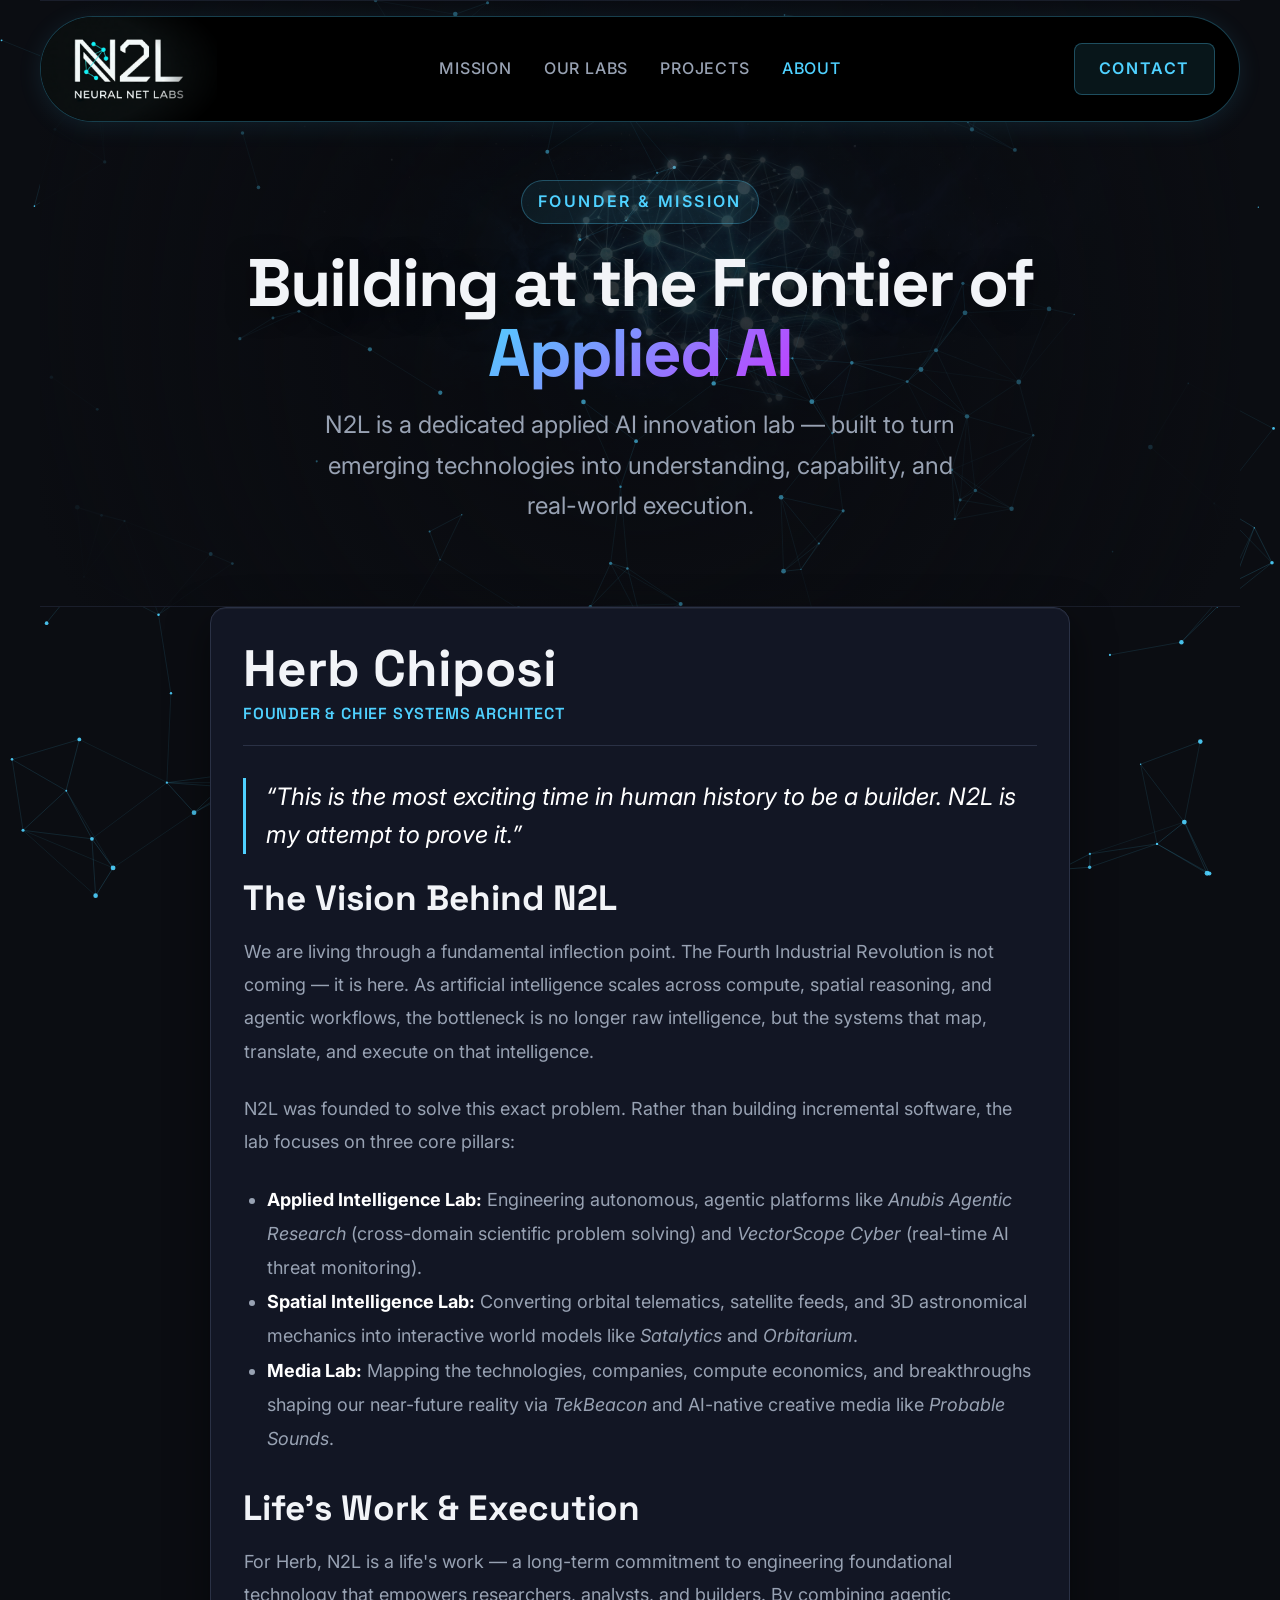
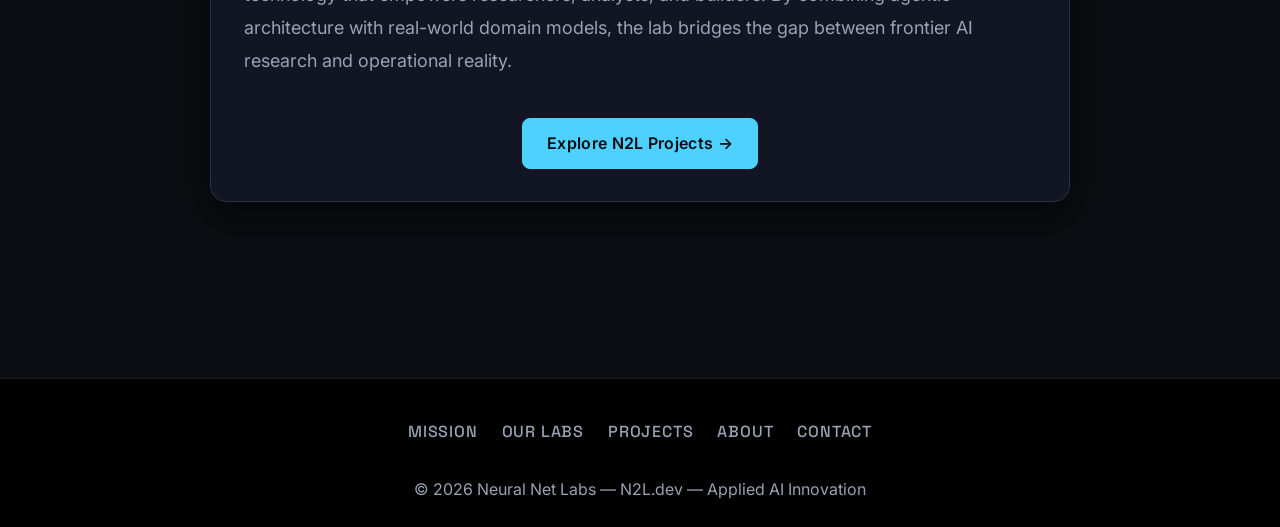
<file: about.html>
<!DOCTYPE html>
<html lang="en" data-theme="dark">
<head>
  <meta charset="UTF-8">
  <meta name="viewport" content="width=device-width, initial-scale=1.0">
  <title>About &mdash; Herb Chiposi &mdash; N2L.dev</title>
  <meta name="description" content="Herb Chiposi is the founder of Neural Net Labs (N2L.dev) — engineering agentic AI systems, media platforms, and spatial intelligence for the Fourth Industrial Revolution.">
  <link rel="canonical" href="https://n2l.dev/about.html">
  <link rel="preconnect" href="https://fonts.googleapis.com">
  <link rel="preconnect" href="https://fonts.gstatic.com" crossorigin>
  <link href="https://fonts.googleapis.com/css2?family=Space+Grotesk:wght@300;400;500;600;700&family=Inter:wght@300;400;500;600;700&display=swap" rel="stylesheet">
  <link rel="stylesheet" href="styles.css">

  <!-- JSON-LD Structured Data for Search Engine & AI Model Entity Recognition -->
  <script type="application/ld+json">
  {
    "@context": "https://schema.org",
    "@graph": [
      {
        "@type": "Person",
        "@id": "https://n2l.dev/#herb-chiposi",
        "name": "Herb Chiposi",
        "jobTitle": "Founder & Chief Systems Architect",
        "worksFor": {
          "@type": "Organization",
          "name": "Neural Net Labs",
          "alternateName": "N2L",
          "url": "https://n2l.dev"
        },
        "sameAs": [
          "https://tekbeacon.org"
        ],
        "description": "AI researcher, founder, and builder of Neural Net Labs (N2L.dev), focused on agentic AI systems, spatial intelligence, and media platforms for the Fourth Industrial Revolution."
      },
      {
        "@type": "Organization",
        "@id": "https://n2l.dev/#organization",
        "name": "Neural Net Labs",
        "alternateName": "N2L.dev",
        "url": "https://n2l.dev",
        "founder": {
          "@id": "https://n2l.dev/#herb-chiposi"
        },
        "description": "Applied AI innovation lab building breakthrough media platforms, spatial intelligence tools, and next-generation agentic systems."
      }
    ]
  }
  </script>

  <style>
    .about-hero .hero-bg img {
      animation: about-breathe 4.5s ease-in-out infinite !important;
      object-fit: contain !important;
      object-position: center center !important;
      transform: scale(1.05) translateY(-30px) !important;
      mask-image:
        linear-gradient(to bottom, black 50%, transparent 100%),
        linear-gradient(to top, black 85%, transparent 100%),
        linear-gradient(to left, black 30%, transparent 100%),
        linear-gradient(to right, black 30%, transparent 100%) !important;
      mask-composite: intersect !important;
      -webkit-mask-image:
        linear-gradient(to bottom, black 50%, transparent 100%),
        linear-gradient(to top, black 85%, transparent 100%),
        linear-gradient(to left, black 30%, transparent 100%),
        linear-gradient(to right, black 30%, transparent 100%) !important;
      -webkit-mask-composite: source-in !important;
    }
    @keyframes about-breathe {
      0%, 100% { opacity: 0.6; filter: brightness(1.0); }
      50%      { opacity: 0.4; filter: brightness(0.8); }
    }
    .about-hero {
      position: relative;
      padding-top: 180px;
      padding-bottom: var(--space-12);
      text-align: center;
      overflow: hidden;
    }
    .about-card {
      background: var(--color-surface);
      border: 1px solid var(--color-divider);
      border-radius: var(--radius-xl);
      padding: var(--space-8);
      max-width: 860px;
      margin: 0 auto var(--space-12);
      backdrop-filter: blur(12px);
      box-shadow: 0 16px 40px rgba(0,0,0,0.5), inset 0 1px 0 rgba(255,255,255,0.05);
      text-align: left;
    }
    .about-card h2 {
      font-family: var(--font-display);
      font-size: var(--text-xl);
      margin-bottom: var(--space-4);
      color: var(--color-text);
    }
    .about-card p {
      color: var(--color-text-muted);
      line-height: 1.85;
      font-size: var(--text-base);
      margin-bottom: var(--space-6);
    }
    .quote-box {
      border-left: 3px solid var(--color-cyan);
      padding-left: var(--space-5);
      margin: var(--space-8) 0;
      font-style: italic;
      color: #ffffff !important;
      font-size: var(--text-lg) !important;
      line-height: 1.6 !important;
    }
  </style>
</head>
<body>
  <nav class="site-nav nav-cyan" id="site-nav">
    <a href="index.html" class="logo-container">
      <img src="./Upscaled Website Images/Logos/enhanced_N2L_primary_logo_2.png" alt="N2L Logo" class="logo-img">
    </a>
    <div class="nav-links" id="nav-links">
      <a href="index.html#mission" class="nav-link">Mission</a>
      <a href="index.html#labs" class="nav-link">Our Labs</a>
      <a href="index.html#projects" class="nav-link">Projects</a>
      <a href="about.html" class="nav-link active" style="color:var(--color-cyan);">About</a>
    </div>
    <div class="nav-cta">
      <a href="index.html#contact" class="btn btn-primary glow-btn">Contact</a>
    </div>
  </nav>

  <main>
    <section class="section about-hero">
      <div class="hero-bg" style="position: absolute; top: 0; left: 0; width: 100%; height: 100%; z-index: -1;">
        <img src="./Upscaled Website Images/Hero Images/enhanced_N2L_homepage_hero_image.png" alt="N2L Abstract Neural Network Hero Background" style="width: 100%; height: 100%; opacity: 0.5;">
      </div>
      <div class="hero-content" style="position: relative; z-index: 10;">
        <div class="section-eyebrow" style="color:var(--color-cyan); border-color:rgba(79,209,255,0.3); background:rgba(79,209,255,0.08);">Founder & Mission</div>
        <h1 class="hero-headline" style="max-width:900px; margin:0 auto var(--space-4);">Building at the Frontier of <br><span class="accent">Applied AI</span></h1>
        <p style="color:var(--color-text-muted); font-size:var(--text-lg); max-width:680px; margin:0 auto var(--space-8); line-height:1.7;">
          N2L is a dedicated applied AI innovation lab — built to turn emerging technologies into understanding, capability, and real-world execution.
        </p>
      </div>
    </section>

    <section class="section" style="padding-top:0;">
      <div class="about-card">
        <div style="display:flex; align-items:center; justify-content:space-between; flex-wrap:wrap; gap:var(--space-4); margin-bottom:var(--space-6); border-bottom:1px solid var(--color-divider); padding-bottom:var(--space-4);">
          <div>
            <h2 style="margin:0; font-size:var(--text-2xl);">Herb Chiposi</h2>
            <p style="margin:0; color:var(--color-cyan); font-family:var(--font-display); font-size:var(--text-sm); font-weight:600; letter-spacing:0.05em;">FOUNDER &amp; CHIEF SYSTEMS ARCHITECT</p>
          </div>
        </div>

        <p class="quote-box">
          &ldquo;This is the most exciting time in human history to be a builder. N2L is my attempt to prove it.&rdquo;
        </p>

        <h2>The Vision Behind N2L</h2>
        <p>
          We are living through a fundamental inflection point. The Fourth Industrial Revolution is not coming — it is here. As artificial intelligence scales across compute, spatial reasoning, and agentic workflows, the bottleneck is no longer raw intelligence, but the systems that map, translate, and execute on that intelligence.
        </p>
        <p>
          N2L was founded to solve this exact problem. Rather than building incremental software, the lab focuses on three core pillars:
        </p>

        <ul style="color:var(--color-text-muted); line-height:1.9; margin-bottom:var(--space-8); padding-left:var(--space-6);">
          <li><strong style="color:#fff;">Applied Intelligence Lab:</strong> Engineering autonomous, agentic platforms like <em>Anubis Agentic Research</em> (cross-domain scientific problem solving) and <em>VectorScope Cyber</em> (real-time AI threat monitoring).</li>
          <li><strong style="color:#fff;">Spatial Intelligence Lab:</strong> Converting orbital telematics, satellite feeds, and 3D astronomical mechanics into interactive world models like <em>Satalytics</em> and <em>Orbitarium</em>.</li>
          <li><strong style="color:#fff;">Media Lab:</strong> Mapping the technologies, companies, compute economics, and breakthroughs shaping our near-future reality via <em>TekBeacon</em> and AI-native creative media like <em>Probable Sounds</em>.</li>
        </ul>

        <h2>Life's Work & Execution</h2>
        <p>
          For Herb, N2L is a life's work — a long-term commitment to engineering foundational technology that empowers researchers, analysts, and builders. By combining agentic architecture with real-world domain models, the lab bridges the gap between frontier AI research and operational reality.
        </p>

        <div style="text-align:center; margin-top:var(--space-10);">
          <a href="index.html#projects" class="btn btn-primary glow-btn" style="text-decoration:none;">Explore N2L Projects &rarr;</a>
        </div>
      </div>
    </section>
  </main>

  <footer class="site-footer">
    <div class="footer-content" style="display:flex; flex-direction:column; align-items:center; gap:var(--space-2);">
      <div class="footer-links" style="display:flex; gap:var(--space-6); font-family:var(--font-display); font-size:var(--text-sm); font-weight:600; letter-spacing:0.1em; text-transform:uppercase;">
        <a href="index.html#mission" class="footer-link">Mission</a>
        <a href="index.html#labs" class="footer-link">Our Labs</a>
        <a href="index.html#projects" class="footer-link">Projects</a>
        <a href="about.html" class="footer-link">About</a>
        <a href="index.html#contact" class="footer-link">Contact</a>
      </div>
      <p class="footer-copy" style="color:var(--color-text-muted); font-size:var(--text-sm); margin-top:var(--space-2);">&copy; 2026 Neural Net Labs &mdash; N2L.dev &mdash; Applied AI Innovation</p>
    </div>
  </footer>

  <script>
    const observerOptions = { root: null, rootMargin: '0px', threshold: 0.1 };
    const observer = new IntersectionObserver((entries, observer) => {
      entries.forEach(entry => {
        if (entry.isIntersecting) {
          entry.target.style.opacity = '1';
          entry.target.style.transform = 'translateY(0)';
          observer.unobserve(entry.target);
        }
      });
    }, observerOptions);

    document.querySelectorAll('section, .about-card').forEach(el => {
      el.style.opacity = '0';
      el.style.transform = 'translateY(20px)';
      el.style.transition = 'opacity 0.6s cubic-bezier(0.16, 1, 0.3, 1), transform 0.6s cubic-bezier(0.16, 1, 0.3, 1)';
      observer.observe(el);
    });

    // Global Neural Particle Canvas
    (function() {
      const canvas = document.createElement('canvas');
      canvas.style.position = 'fixed';
      canvas.style.top = '0';
      canvas.style.left = '0';
      canvas.style.width = '100vw';
      canvas.style.height = '100vh';
      canvas.style.zIndex = '-2';
      canvas.style.pointerEvents = 'none';
      document.body.appendChild(canvas);
      
      const ctx = canvas.getContext('2d');
      let width, height;

      function resize() {
        width = canvas.width = window.innerWidth;
        height = canvas.height = window.innerHeight;
      }
      window.addEventListener('resize', resize);
      resize();

      const particles = [];
      for (let i = 0; i < 160; i++) {
        particles.push({
          x: Math.random() * width,
          y: Math.random() * height,
          vx: (Math.random() - 0.5) * 0.6,
          vy: (Math.random() - 0.5) * 0.6,
          radius: Math.random() * 1.875 + 0.625
        });
      }

      let mouse = { x: -1000, y: -1000 };
      document.addEventListener('mousemove', e => {
        mouse.x = e.clientX;
        mouse.y = e.clientY;
      });
      document.addEventListener('mouseleave', () => {
        mouse.x = -1000;
        mouse.y = -1000;
      });

      function draw() {
        ctx.clearRect(0, 0, width, height);
        ctx.fillStyle = 'rgba(79, 209, 255, 0.9)';
        
        particles.forEach((p, i) => {
          p.x += p.vx;
          p.y += p.vy;
          if (p.x < 0 || p.x > width) p.vx *= -1;
          if (p.y < 0 || p.y > height) p.vy *= -1;
          
          ctx.beginPath();
          ctx.arc(p.x, p.y, p.radius, 0, Math.PI * 2);
          ctx.fill();
          
          const dx = p.x - mouse.x;
          const dy = p.y - mouse.y;
          const dist = Math.sqrt(dx*dx + dy*dy);
          if (dist < 200) {
            ctx.beginPath();
            ctx.strokeStyle = `rgba(79, 209, 255, ${1.0 - dist/200})`;
            ctx.lineWidth = 1;
            ctx.moveTo(p.x, p.y);
            ctx.lineTo(mouse.x, mouse.y);
            ctx.stroke();
          }

          for(let j = i + 1; j < particles.length; j++) {
            const p2 = particles[j];
            const dx2 = p.x - p2.x;
            const dy2 = p.y - p2.y;
            const dist2 = Math.sqrt(dx2*dx2 + dy2*dy2);
            if(dist2 < 100) {
              ctx.beginPath();
              ctx.strokeStyle = `rgba(79, 209, 255, ${0.45 - dist2/333})`;
              ctx.lineWidth = 0.5;
              ctx.moveTo(p.x, p.y);
              ctx.lineTo(p2.x, p2.y);
              ctx.stroke();
            }
          }
        });
        requestAnimationFrame(draw);
      }
      draw();
    })();
  </script>
  <script src="mobile.js"></script>
</body>
</html>
</file>
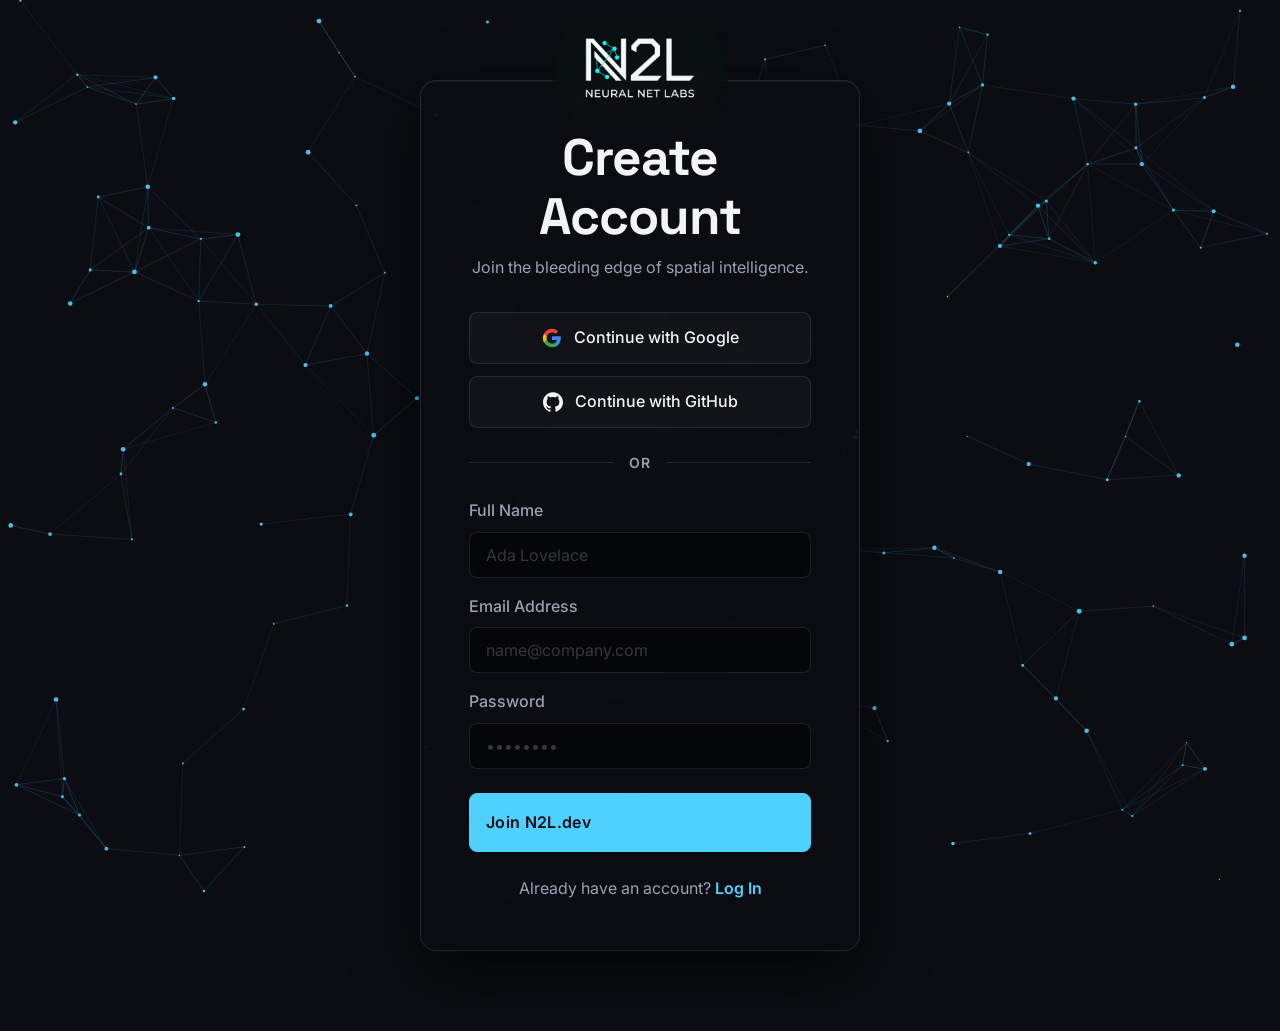
<file: join.html>
<!DOCTYPE html>
<html lang="en" data-theme="dark">
<head>
  <meta charset="UTF-8">
  <meta name="viewport" content="width=device-width, initial-scale=1.0">
  <title>Join &mdash; N2L.dev</title>
  <meta name="description" content="Join N2L — apply to collaborate on applied AI innovation across media intelligence, spatial systems, and agentic product development.">
  <link rel="canonical" href="https://n2l.dev/join.html">
  <link rel="preconnect" href="https://fonts.googleapis.com">
  <link rel="preconnect" href="https://fonts.gstatic.com" crossorigin>
  <link href="https://fonts.googleapis.com/css2?family=Space+Grotesk:wght@300;400;500;600;700&family=Inter:wght@300;400;500;600;700&display=swap" rel="stylesheet">
  <link rel="stylesheet" href="styles.css">
</head>
<body>

  <!-- Minimal Nav for Auth -->
  <nav class="site-nav nav-cyan" id="site-nav" style="background: transparent; border: none; box-shadow: none;">
    <a href="index.html" class="logo-container" style="justify-self: center; margin-left: 0; grid-column: 1 / -1;">
      <img src="./Upscaled Website Images/Logos/enhanced_N2L_primary_logo_2.png" alt="N2L Logo" class="logo-img" style="transform: scale(2.2); transform-origin: center center; -webkit-mask-image: radial-gradient(ellipse at center, black 65%, transparent 80%); mask-image: radial-gradient(ellipse at center, black 65%, transparent 80%);">
    </a>
  </nav>

  <main class="auth-page">
    <div class="auth-card">
      <div class="auth-header">
        <h1 class="auth-title">Create Account</h1>
        <p class="auth-subtitle">Join the bleeding edge of spatial intelligence.</p>
      </div>

      <div class="sso-grid">
        <button class="sso-btn">
          <svg class="sso-icon" viewBox="0 0 24 24" xmlns="http://www.w3.org/2000/svg">
            <path d="M22.56 12.25c0-.78-.07-1.53-.2-2.25H12v4.26h5.92c-.26 1.37-1.04 2.53-2.21 3.31v2.77h3.57c2.08-1.92 3.28-4.74 3.28-8.09z" fill="#4285F4"/>
            <path d="M12 23c2.97 0 5.46-.98 7.28-2.66l-3.57-2.77c-.98.66-2.23 1.06-3.71 1.06-2.86 0-5.29-1.93-6.16-4.53H2.18v2.84C3.99 20.53 7.7 23 12 23z" fill="#34A853"/>
            <path d="M5.84 14.09c-.22-.66-.35-1.36-.35-2.09s.13-1.43.35-2.09V7.07H2.18C1.43 8.55 1 10.22 1 12s.43 3.45 1.18 4.93l2.85-2.22.81-.62z" fill="#FBBC05"/>
            <path d="M12 5.38c1.62 0 3.06.56 4.21 1.64l3.15-3.15C17.45 2.09 14.97 1 12 1 7.7 1 3.99 3.47 2.18 7.07l3.66 2.84c.87-2.6 3.3-4.53 6.16-4.53z" fill="#EA4335"/>
          </svg>
          Continue with Google
        </button>
        <button class="sso-btn">
          <svg class="sso-icon" viewBox="0 0 24 24" fill="currentColor" xmlns="http://www.w3.org/2000/svg">
            <path d="M12 .297c-6.63 0-12 5.373-12 12 0 5.303 3.438 9.8 8.205 11.385.6.113.82-.258.82-.577 0-.285-.01-1.04-.015-2.04-3.338.724-4.042-1.61-4.042-1.61C4.422 18.07 3.633 17.7 3.633 17.7c-1.087-.744.084-.729.084-.729 1.205.084 1.838 1.236 1.838 1.236 1.07 1.835 2.809 1.305 3.495.998.108-.776.417-1.305.76-1.605-2.665-.3-5.466-1.332-5.466-5.93 0-1.31.465-2.38 1.235-3.22-.135-.303-.54-1.523.105-3.176 0 0 1.005-.322 3.3 1.23.96-.267 1.98-.399 3-.405 1.02.006 2.04.138 3 .405 2.28-1.552 3.285-1.23 3.285-1.23.645 1.653.24 2.873.12 3.176.765.84 1.23 1.91 1.23 3.22 0 4.61-2.805 5.625-5.475 5.92.42.36.81 1.096.81 2.22 0 1.606-.015 2.896-.015 3.286 0 .315.21.69.825.57C20.565 22.092 24 17.592 24 12.297c0-6.627-5.373-12-12-12"/>
          </svg>
          Continue with GitHub
        </button>
      </div>

      <div class="auth-divider">Or</div>

      <form class="auth-form" action="#" method="POST">
        <div class="form-group">
          <label class="form-label" for="name">Full Name</label>
          <input type="text" id="name" class="form-control" placeholder="Ada Lovelace" required>
        </div>
        <div class="form-group">
          <label class="form-label" for="email">Email Address</label>
          <input type="email" id="email" class="form-control" placeholder="name@company.com" required>
        </div>
        <div class="form-group">
          <div class="form-label">
            <label for="password">Password</label>
            <a href="#"></a>
          </div>
          <input type="password" id="password" class="form-control" placeholder="&bull;&bull;&bull;&bull;&bull;&bull;&bull;&bull;" required>
        </div>
        <button type="submit" class="btn btn-primary glow-btn auth-submit">Join N2L.dev</button>
      </form>

      <div class="auth-footer">
        Already have an account? <a href="login.html">Log In</a>
      </div>
    </div>
  </main>

  

<script>
    const nav = document.getElementById('site-nav');
    window.addEventListener('scroll', () => {
      if (window.scrollY > 50) {
        nav.classList.add('scrolled');
      } else {
        nav.classList.remove('scrolled');
      }
    });

    const observerOptions = { root: null, rootMargin: '0px', threshold: 0.1 };
    const observer = new IntersectionObserver((entries, observer) => {
      entries.forEach(entry => {
        if (entry.isIntersecting) {
          entry.target.style.opacity = '1';
          entry.target.style.transform = 'translateY(0)';
          observer.unobserve(entry.target);
        }
      });
    }, observerOptions);

    document.querySelectorAll('section').forEach(section => {
      section.style.opacity = '0';
      section.style.transform = 'translateY(20px)';
      section.style.transition = 'opacity 0.6s var(--ease-out), transform 0.6s var(--ease-out)';
      observer.observe(section);
    });

    // ============================================================
    // Premium Micro-Interactions
    // ============================================================
    
    // 2. Magnetic Buttons
    document.querySelectorAll('.btn').forEach(btn => {
      btn.addEventListener('mousemove', (e) => {
        const rect = btn.getBoundingClientRect();
        const x = e.clientX - rect.left - rect.width / 2;
        const y = e.clientY - rect.top - rect.height / 2;
        btn.style.transform = `translate(${x * 0.3}px, ${y * 0.3}px)`;
      });
      btn.addEventListener('mouseleave', () => {
        btn.style.transform = `translate(0px, 0px)`;
        btn.style.transition = 'transform 0.4s cubic-bezier(0.34, 1.56, 0.64, 1), background 0.2s, box-shadow 0.2s, border-color 0.2s, color 0.2s';
      });
      btn.addEventListener('mouseenter', () => {
        btn.style.transition = 'transform 0.05s linear, background 0.2s, box-shadow 0.2s, border-color 0.2s, color 0.2s';
      });
    });
  
    // ============================================================
    // Global Neural Particle Canvas
    // ============================================================
    (function() {
      const canvas = document.createElement('canvas');
      canvas.style.position = 'fixed';
      canvas.style.top = '0';
      canvas.style.left = '0';
      canvas.style.width = '100vw';
      canvas.style.height = '100vh';
      canvas.style.zIndex = '-1';
      canvas.style.pointerEvents = 'none';
      document.body.appendChild(canvas);
      
      const ctx = canvas.getContext('2d');
      let width, height;

      function resize() {
        width = canvas.width = window.innerWidth;
        height = canvas.height = window.innerHeight;
      }
      window.addEventListener('resize', resize);
      resize();

      const particles = [];
      for (let i = 0; i < 160; i++) {
        particles.push({
          x: Math.random() * width,
          y: Math.random() * height,
          vx: (Math.random() - 0.5) * 0.6,
          vy: (Math.random() - 0.5) * 0.6,
          radius: Math.random() * 1.875 + 0.625
        });
      }

      let mouse = { x: -1000, y: -1000 };
      document.addEventListener('mousemove', e => {
        mouse.x = e.clientX;
        mouse.y = e.clientY;
      });
      document.addEventListener('mouseleave', () => {
        mouse.x = -1000;
        mouse.y = -1000;
      });

      function draw() {
        ctx.clearRect(0, 0, width, height);
        ctx.fillStyle = 'rgba(79, 209, 255, 0.9)';
        
        particles.forEach((p, i) => {
          p.x += p.vx;
          p.y += p.vy;
          if (p.x < 0 || p.x > width) p.vx *= -1;
          if (p.y < 0 || p.y > height) p.vy *= -1;
          
          ctx.beginPath();
          ctx.arc(p.x, p.y, p.radius, 0, Math.PI * 2);
          ctx.fill();
          
          const dx = p.x - mouse.x;
          const dy = p.y - mouse.y;
          const dist = Math.sqrt(dx*dx + dy*dy);
          if (dist < 200) {
            ctx.beginPath();
            ctx.strokeStyle = `rgba(79, 209, 255, ${1.0 - dist/200})`;
            ctx.lineWidth = 1;
            ctx.moveTo(p.x, p.y);
            ctx.lineTo(mouse.x, mouse.y);
            ctx.stroke();
          }

          for(let j = i + 1; j < particles.length; j++) {
            const p2 = particles[j];
            const dx2 = p.x - p2.x;
            const dy2 = p.y - p2.y;
            const dist2 = Math.sqrt(dx2*dx2 + dy2*dy2);
            if(dist2 < 100) {
              ctx.beginPath();
              ctx.strokeStyle = `rgba(79, 209, 255, ${0.45 - dist2/333})`;
              ctx.lineWidth = 0.5;
              ctx.moveTo(p.x, p.y);
              ctx.lineTo(p2.x, p2.y);
              ctx.stroke();
            }
          }
        });
        requestAnimationFrame(draw);
      }
      draw();
    })();
</script>
  <script src="mobile.js"></script>
</body>
</html>
</file>
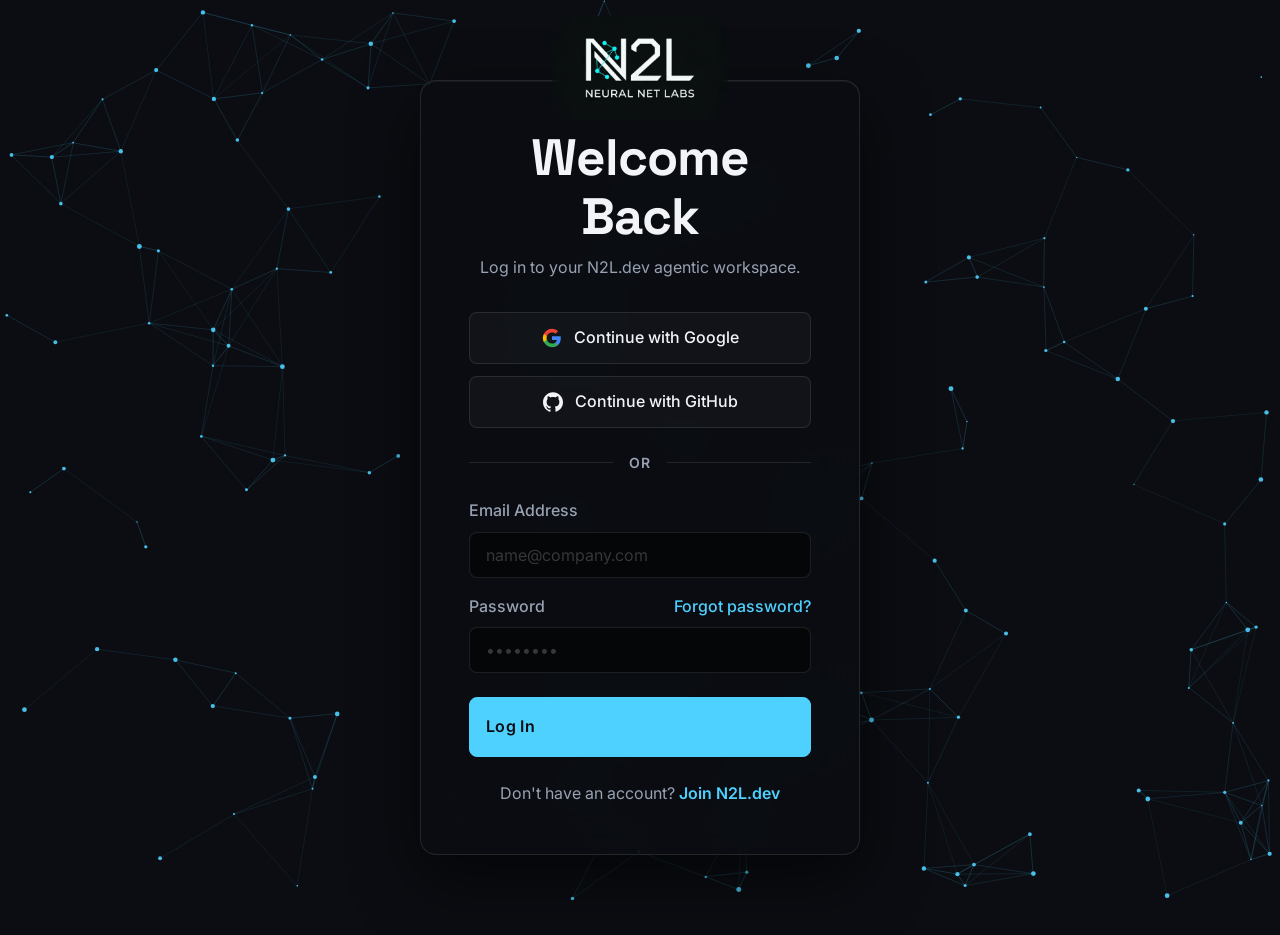
<file: login.html>
<!DOCTYPE html>
<html lang="en" data-theme="dark">
<head>
  <meta charset="UTF-8">
  <meta name="viewport" content="width=device-width, initial-scale=1.0">
  <title>Log In &mdash; N2L.dev</title>
  <meta name="description" content="Log in to your N2L.dev account to access applied AI tools, lab dashboards, and project resources.">
  <link rel="canonical" href="https://n2l.dev/login.html">
  <link rel="preconnect" href="https://fonts.googleapis.com">
  <link rel="preconnect" href="https://fonts.gstatic.com" crossorigin>
  <link href="https://fonts.googleapis.com/css2?family=Space+Grotesk:wght@300;400;500;600;700&family=Inter:wght@300;400;500;600;700&display=swap" rel="stylesheet">
  <link rel="stylesheet" href="styles.css">
</head>
<body>

  <!-- Minimal Nav for Auth -->
  <nav class="site-nav nav-cyan" id="site-nav" style="background: transparent; border: none; box-shadow: none;">
    <a href="index.html" class="logo-container" style="justify-self: center; margin-left: 0; grid-column: 1 / -1;">
      <img src="./Upscaled Website Images/Logos/enhanced_N2L_primary_logo_2.png" alt="N2L Logo" class="logo-img" style="transform: scale(2.2); transform-origin: center center; -webkit-mask-image: radial-gradient(ellipse at center, black 65%, transparent 80%); mask-image: radial-gradient(ellipse at center, black 65%, transparent 80%);">
    </a>
  </nav>

  <main class="auth-page">
    <div class="auth-card">
      <div class="auth-header">
        <h1 class="auth-title">Welcome Back</h1>
        <p class="auth-subtitle">Log in to your N2L.dev agentic workspace.</p>
      </div>

      <div class="sso-grid">
        <button class="sso-btn">
          <svg class="sso-icon" viewBox="0 0 24 24" xmlns="http://www.w3.org/2000/svg">
            <path d="M22.56 12.25c0-.78-.07-1.53-.2-2.25H12v4.26h5.92c-.26 1.37-1.04 2.53-2.21 3.31v2.77h3.57c2.08-1.92 3.28-4.74 3.28-8.09z" fill="#4285F4"/>
            <path d="M12 23c2.97 0 5.46-.98 7.28-2.66l-3.57-2.77c-.98.66-2.23 1.06-3.71 1.06-2.86 0-5.29-1.93-6.16-4.53H2.18v2.84C3.99 20.53 7.7 23 12 23z" fill="#34A853"/>
            <path d="M5.84 14.09c-.22-.66-.35-1.36-.35-2.09s.13-1.43.35-2.09V7.07H2.18C1.43 8.55 1 10.22 1 12s.43 3.45 1.18 4.93l2.85-2.22.81-.62z" fill="#FBBC05"/>
            <path d="M12 5.38c1.62 0 3.06.56 4.21 1.64l3.15-3.15C17.45 2.09 14.97 1 12 1 7.7 1 3.99 3.47 2.18 7.07l3.66 2.84c.87-2.6 3.3-4.53 6.16-4.53z" fill="#EA4335"/>
          </svg>
          Continue with Google
        </button>
        <button class="sso-btn">
          <svg class="sso-icon" viewBox="0 0 24 24" fill="currentColor" xmlns="http://www.w3.org/2000/svg">
            <path d="M12 .297c-6.63 0-12 5.373-12 12 0 5.303 3.438 9.8 8.205 11.385.6.113.82-.258.82-.577 0-.285-.01-1.04-.015-2.04-3.338.724-4.042-1.61-4.042-1.61C4.422 18.07 3.633 17.7 3.633 17.7c-1.087-.744.084-.729.084-.729 1.205.084 1.838 1.236 1.838 1.236 1.07 1.835 2.809 1.305 3.495.998.108-.776.417-1.305.76-1.605-2.665-.3-5.466-1.332-5.466-5.93 0-1.31.465-2.38 1.235-3.22-.135-.303-.54-1.523.105-3.176 0 0 1.005-.322 3.3 1.23.96-.267 1.98-.399 3-.405 1.02.006 2.04.138 3 .405 2.28-1.552 3.285-1.23 3.285-1.23.645 1.653.24 2.873.12 3.176.765.84 1.23 1.91 1.23 3.22 0 4.61-2.805 5.625-5.475 5.92.42.36.81 1.096.81 2.22 0 1.606-.015 2.896-.015 3.286 0 .315.21.69.825.57C20.565 22.092 24 17.592 24 12.297c0-6.627-5.373-12-12-12"/>
          </svg>
          Continue with GitHub
        </button>
      </div>

      <div class="auth-divider">Or</div>

      <form class="auth-form" action="#" method="POST">
        <div class="form-group">
          <label class="form-label" for="email">Email Address</label>
          <input type="email" id="email" class="form-control" placeholder="name@company.com" required>
        </div>
        <div class="form-group">
          <div class="form-label">
            <label for="password">Password</label>
            <a href="#">Forgot password?</a>
          </div>
          <input type="password" id="password" class="form-control" placeholder="&bull;&bull;&bull;&bull;&bull;&bull;&bull;&bull;" required>
        </div>
        <button type="submit" class="btn btn-primary glow-btn auth-submit">Log In</button>
      </form>

      <div class="auth-footer">
        Don't have an account? <a href="join.html">Join N2L.dev</a>
      </div>
    </div>
  </main>

  

<script>
    const nav = document.getElementById('site-nav');
    window.addEventListener('scroll', () => {
      if (window.scrollY > 50) {
        nav.classList.add('scrolled');
      } else {
        nav.classList.remove('scrolled');
      }
    });

    const observerOptions = { root: null, rootMargin: '0px', threshold: 0.1 };
    const observer = new IntersectionObserver((entries, observer) => {
      entries.forEach(entry => {
        if (entry.isIntersecting) {
          entry.target.style.opacity = '1';
          entry.target.style.transform = 'translateY(0)';
          observer.unobserve(entry.target);
        }
      });
    }, observerOptions);

    document.querySelectorAll('section').forEach(section => {
      section.style.opacity = '0';
      section.style.transform = 'translateY(20px)';
      section.style.transition = 'opacity 0.6s var(--ease-out), transform 0.6s var(--ease-out)';
      observer.observe(section);
    });

    // ============================================================
    // Premium Micro-Interactions
    // ============================================================
    
    // 2. Magnetic Buttons
    document.querySelectorAll('.btn').forEach(btn => {
      btn.addEventListener('mousemove', (e) => {
        const rect = btn.getBoundingClientRect();
        const x = e.clientX - rect.left - rect.width / 2;
        const y = e.clientY - rect.top - rect.height / 2;
        btn.style.transform = `translate(${x * 0.3}px, ${y * 0.3}px)`;
      });
      btn.addEventListener('mouseleave', () => {
        btn.style.transform = `translate(0px, 0px)`;
        btn.style.transition = 'transform 0.4s cubic-bezier(0.34, 1.56, 0.64, 1), background 0.2s, box-shadow 0.2s, border-color 0.2s, color 0.2s';
      });
      btn.addEventListener('mouseenter', () => {
        btn.style.transition = 'transform 0.05s linear, background 0.2s, box-shadow 0.2s, border-color 0.2s, color 0.2s';
      });
    });
  
    // ============================================================
    // Global Neural Particle Canvas
    // ============================================================
    (function() {
      const canvas = document.createElement('canvas');
      canvas.style.position = 'fixed';
      canvas.style.top = '0';
      canvas.style.left = '0';
      canvas.style.width = '100vw';
      canvas.style.height = '100vh';
      canvas.style.zIndex = '-1';
      canvas.style.pointerEvents = 'none';
      document.body.appendChild(canvas);
      
      const ctx = canvas.getContext('2d');
      let width, height;

      function resize() {
        width = canvas.width = window.innerWidth;
        height = canvas.height = window.innerHeight;
      }
      window.addEventListener('resize', resize);
      resize();

      const particles = [];
      for (let i = 0; i < 160; i++) {
        particles.push({
          x: Math.random() * width,
          y: Math.random() * height,
          vx: (Math.random() - 0.5) * 0.6,
          vy: (Math.random() - 0.5) * 0.6,
          radius: Math.random() * 1.875 + 0.625
        });
      }

      let mouse = { x: -1000, y: -1000 };
      document.addEventListener('mousemove', e => {
        mouse.x = e.clientX;
        mouse.y = e.clientY;
      });
      document.addEventListener('mouseleave', () => {
        mouse.x = -1000;
        mouse.y = -1000;
      });

      function draw() {
        ctx.clearRect(0, 0, width, height);
        ctx.fillStyle = 'rgba(79, 209, 255, 0.9)';
        
        particles.forEach((p, i) => {
          p.x += p.vx;
          p.y += p.vy;
          if (p.x < 0 || p.x > width) p.vx *= -1;
          if (p.y < 0 || p.y > height) p.vy *= -1;
          
          ctx.beginPath();
          ctx.arc(p.x, p.y, p.radius, 0, Math.PI * 2);
          ctx.fill();
          
          const dx = p.x - mouse.x;
          const dy = p.y - mouse.y;
          const dist = Math.sqrt(dx*dx + dy*dy);
          if (dist < 200) {
            ctx.beginPath();
            ctx.strokeStyle = `rgba(79, 209, 255, ${1.0 - dist/200})`;
            ctx.lineWidth = 1;
            ctx.moveTo(p.x, p.y);
            ctx.lineTo(mouse.x, mouse.y);
            ctx.stroke();
          }

          for(let j = i + 1; j < particles.length; j++) {
            const p2 = particles[j];
            const dx2 = p.x - p2.x;
            const dy2 = p.y - p2.y;
            const dist2 = Math.sqrt(dx2*dx2 + dy2*dy2);
            if(dist2 < 100) {
              ctx.beginPath();
              ctx.strokeStyle = `rgba(79, 209, 255, ${0.45 - dist2/333})`;
              ctx.lineWidth = 0.5;
              ctx.moveTo(p.x, p.y);
              ctx.lineTo(p2.x, p2.y);
              ctx.stroke();
            }
          }
        });
        requestAnimationFrame(draw);
      }
      draw();
    })();
</script>
  <script src="mobile.js"></script>
</body>
</html>
</file>
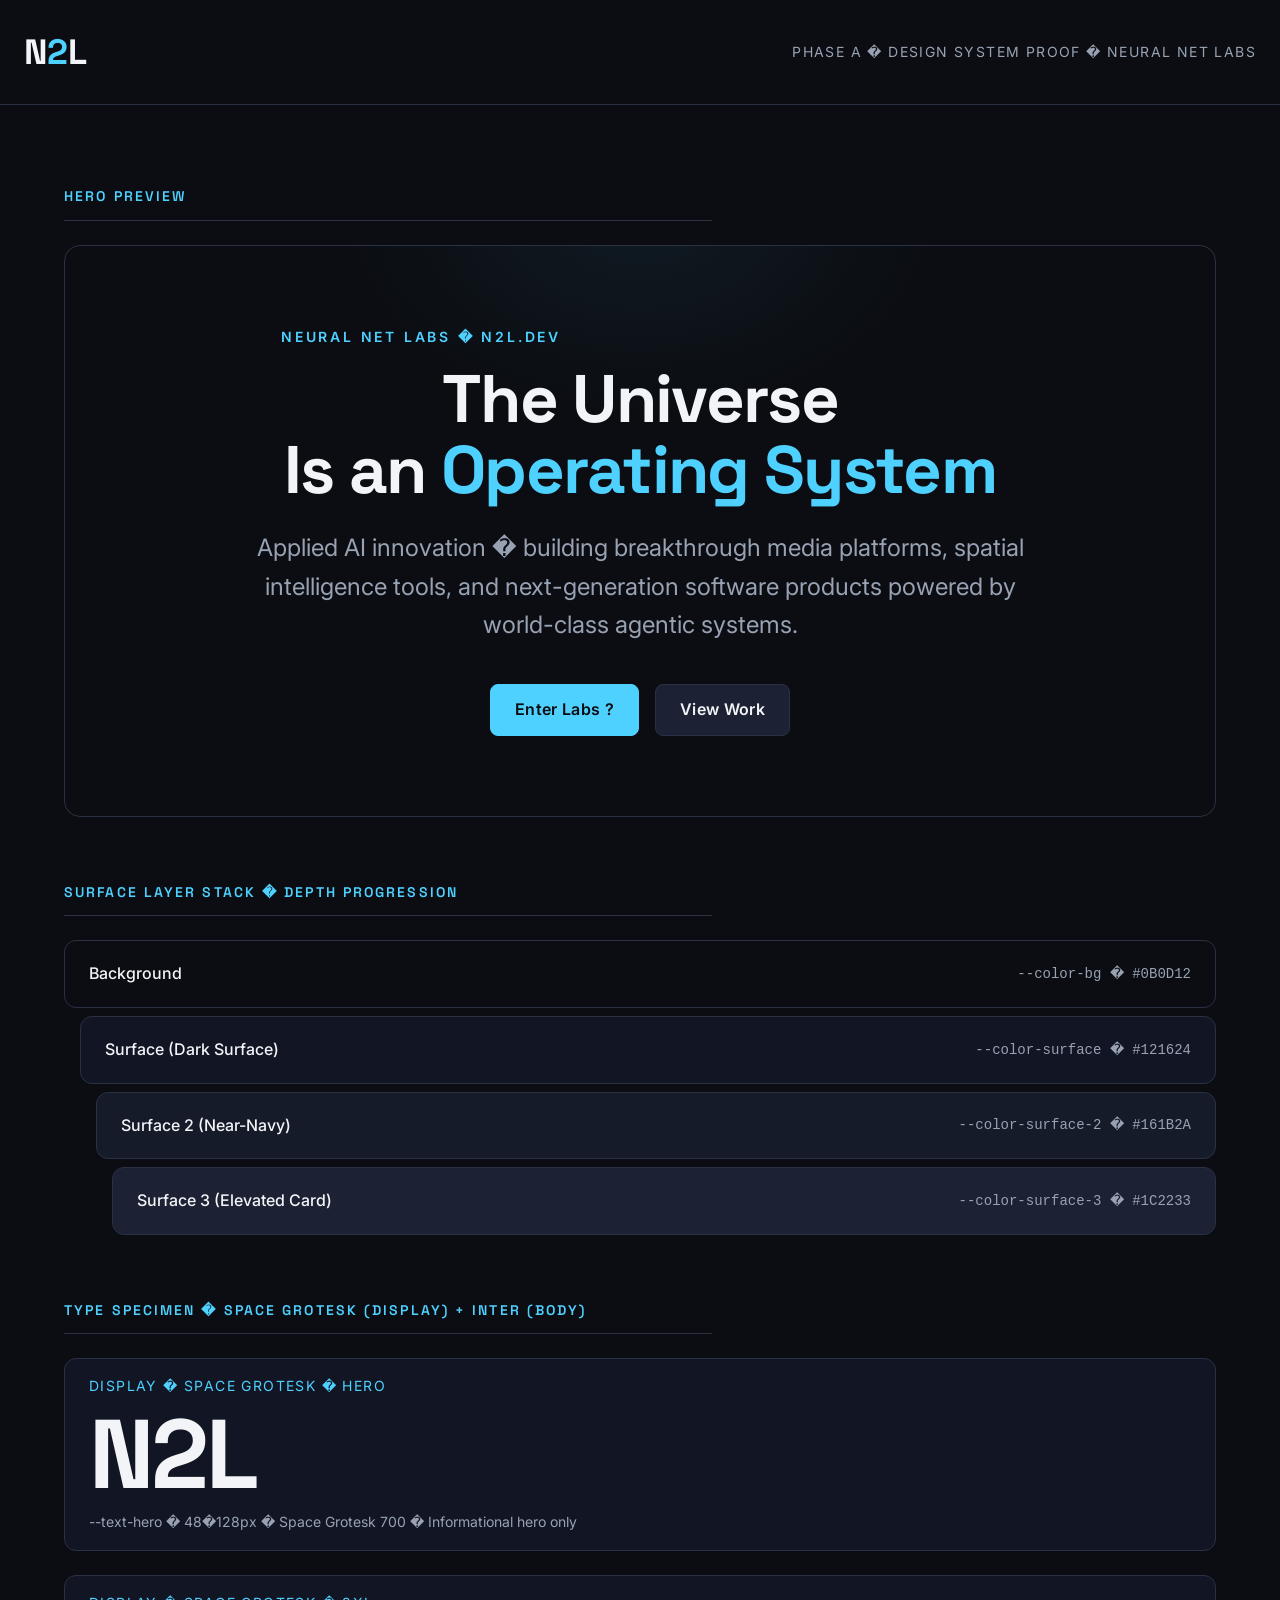
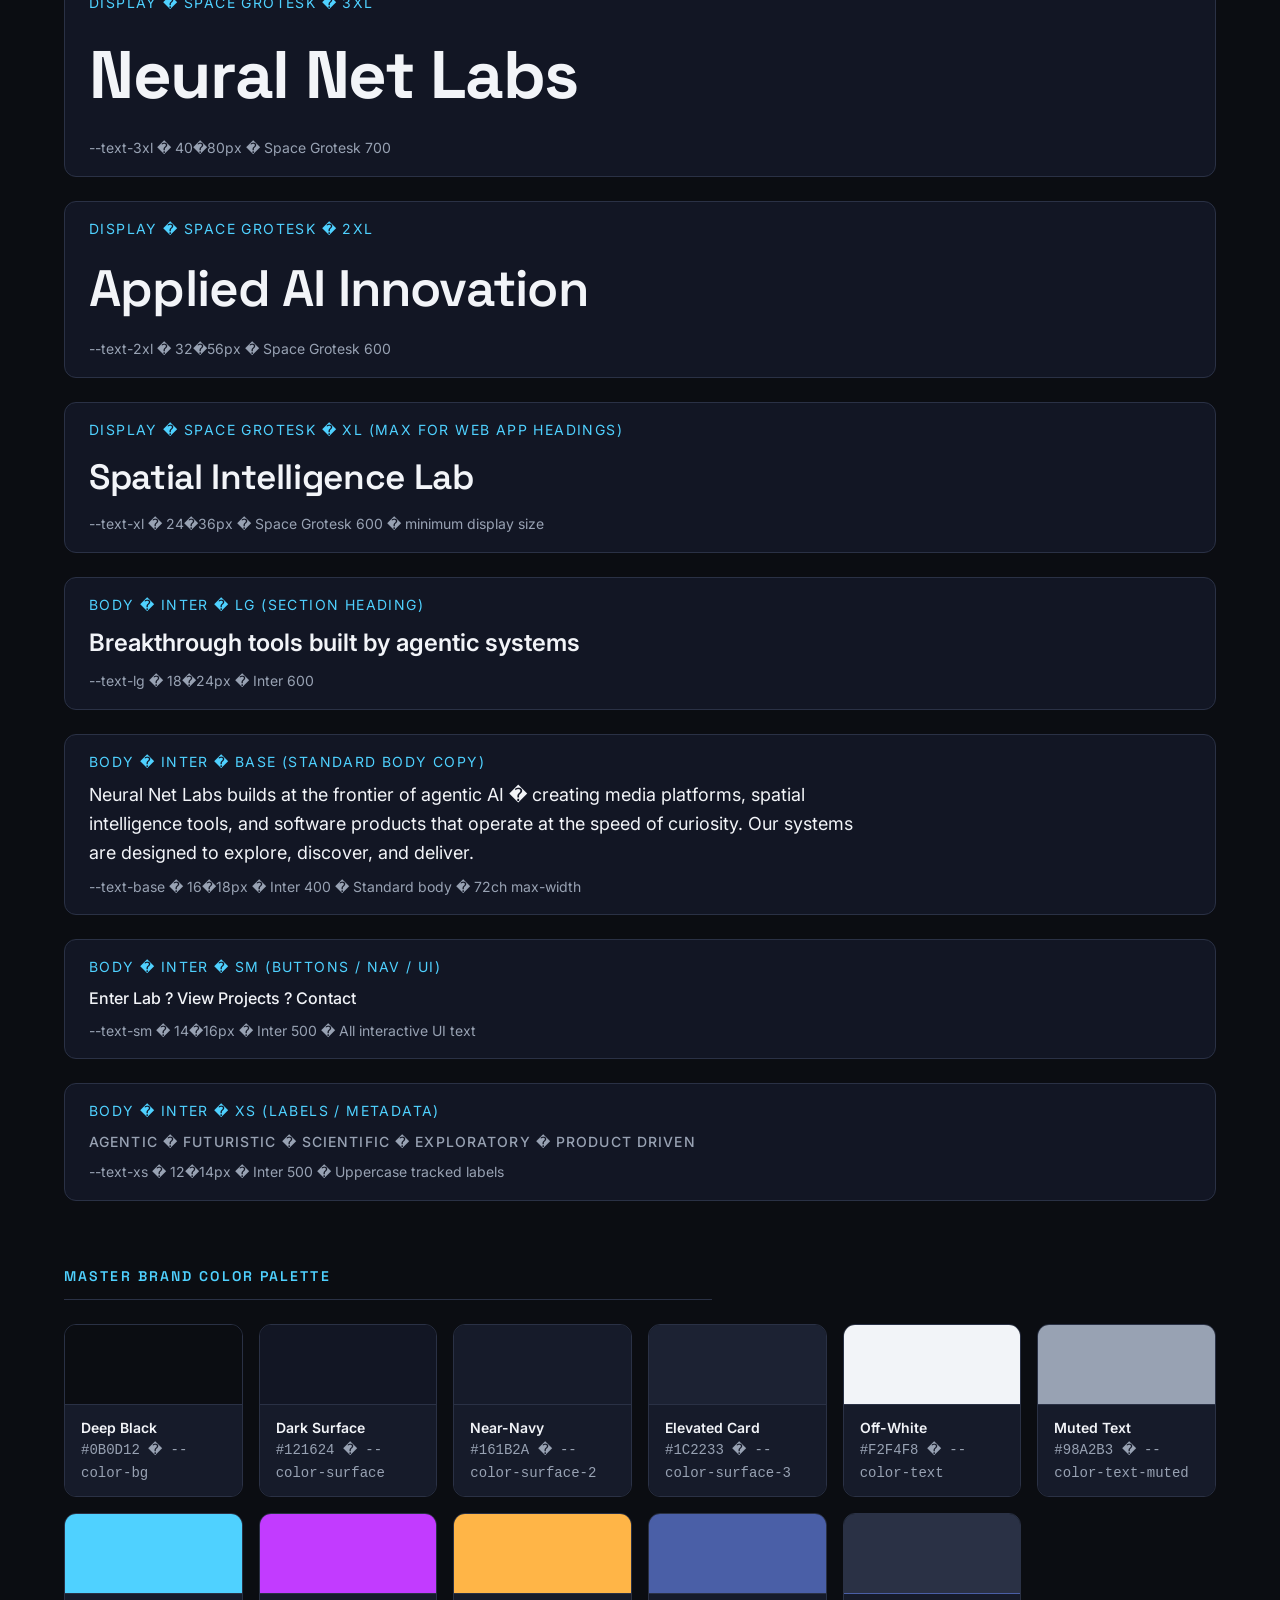
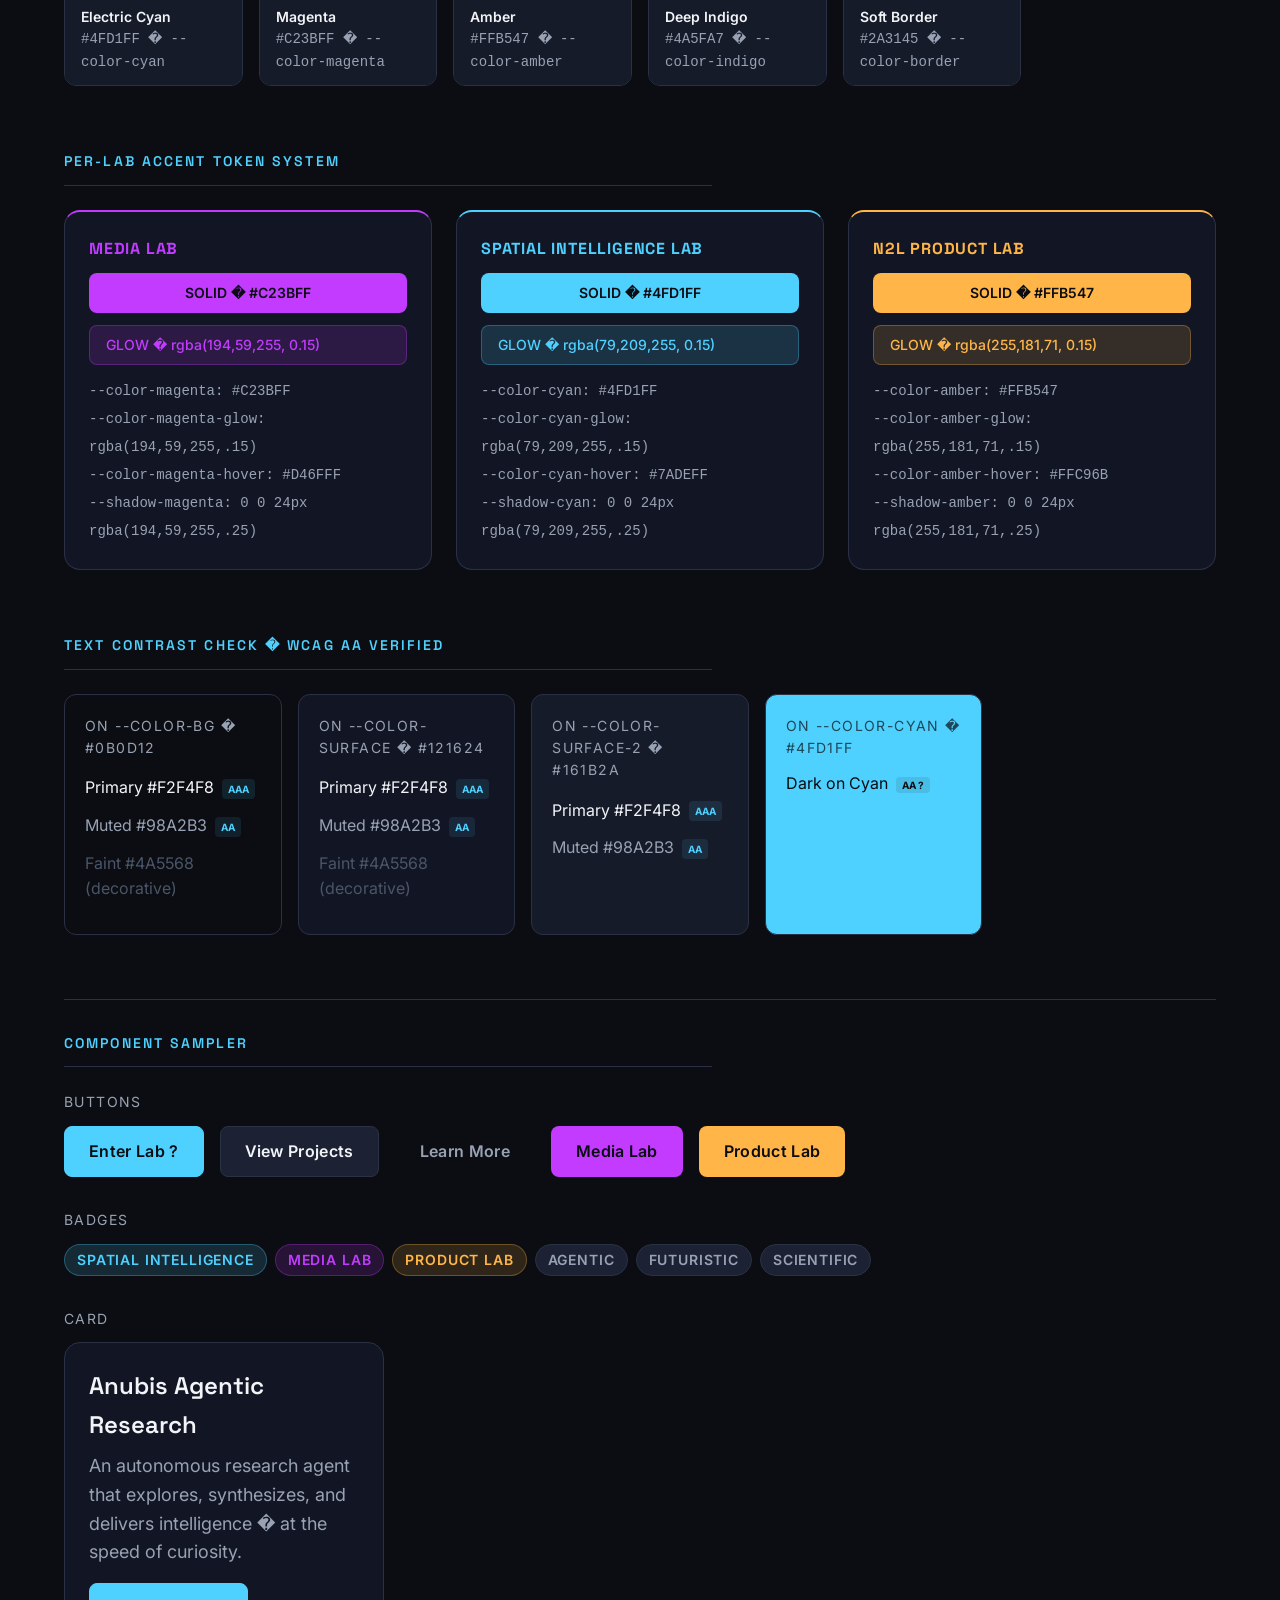
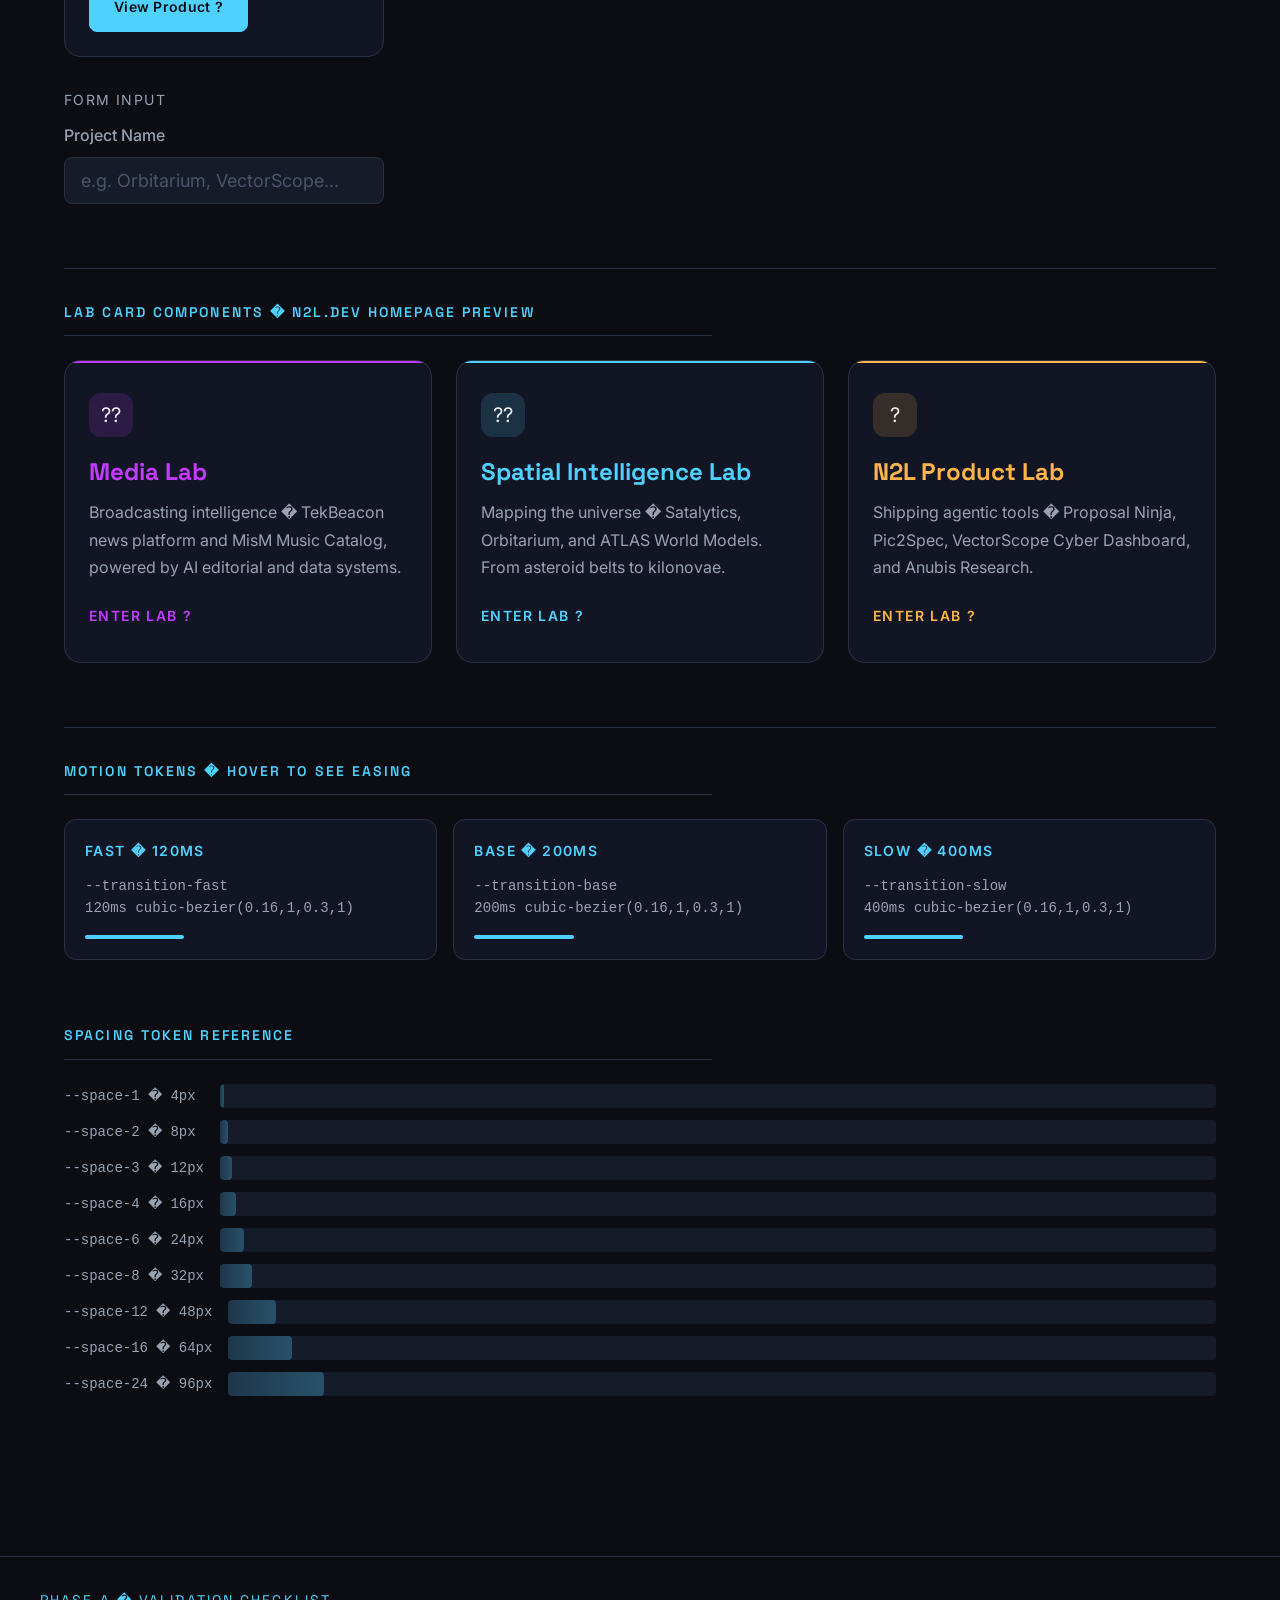
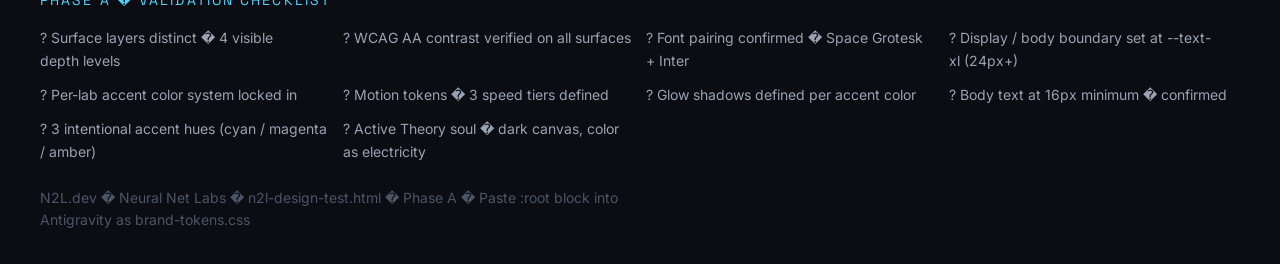
<file: n2l-design-test.html>
<!DOCTYPE html>
<html lang="en" data-theme="dark">
<head>
  <meta charset="UTF-8" />
  <meta name="viewport" content="width=device-width, initial-scale=1.0" />
  <title>N2L.dev � Phase A Design System Proof</title>
  <link rel="preconnect" href="https://fonts.googleapis.com">
  <link rel="preconnect" href="https://fonts.gstatic.com" crossorigin>
  <link href="https://fonts.googleapis.com/css2?family=Space+Grotesk:wght@300;400;500;600;700&family=Inter:wght@300;400;500;600;700&display=swap" rel="stylesheet">
  <style>
    /* ============================================================
       ART DIRECTION � N2L.dev Design System
       Concept: Applied AI Innovation Lab � Universe as Operating System
       Tone: Cinematic � Dark � Scientific � Exploratory � Agentic
       Palette: Deep space blacks � color as electricity, not decoration
       Typography: Space Grotesk (display/mission headers) + Inter (UI/body)
       Density: Spacious hero moments ? dense product cards
       Inspiration: Active Theory � black canvas, color as event
    ============================================================ */

    :root {
      --color-bg:             #0B0D12;
      --color-surface:        #121624;
      --color-surface-2:      #161B2A;
      --color-surface-3:      #1C2233;
      --color-divider:        #2A3145;
      --color-border:         #2A3145;
      --color-text:           #F2F4F8;
      --color-text-muted:     #98A2B3;
      --color-text-faint:     #4A5568;
      --color-text-inverse:   #0B0D12;
      --color-cyan:           #4FD1FF;
      --color-cyan-glow:      rgba(79, 209, 255, 0.15);
      --color-cyan-hover:     #7ADEFF;
      --color-magenta:        #C23BFF;
      --color-magenta-glow:   rgba(194, 59, 255, 0.15);
      --color-magenta-hover:  #D46FFF;
      --color-amber:          #FFB547;
      --color-amber-glow:     rgba(255, 181, 71, 0.15);
      --color-amber-hover:    #FFC96B;
      --color-indigo:         #4A5FA7;
      --font-display: "Space Grotesk", "Helvetica Neue", sans-serif;
      --font-body:    "Inter", "Helvetica Neue", sans-serif;
      --text-xs:   clamp(0.75rem,  0.7rem  + 0.25vw, 0.875rem);
      --text-sm:   clamp(0.875rem, 0.8rem  + 0.35vw, 1rem);
      --text-base: clamp(1rem,     0.95rem + 0.25vw, 1.125rem);
      --text-lg:   clamp(1.125rem, 1rem    + 0.75vw, 1.5rem);
      --text-xl:   clamp(1.5rem,   1.2rem  + 1.25vw, 2.25rem);
      --text-2xl:  clamp(2rem,     1.2rem  + 2.5vw,  3.5rem);
      --text-3xl:  clamp(2.5rem,   1rem    + 4vw,    5rem);
      --text-hero: clamp(3rem,     0.5rem  + 7vw,    8rem);
      --space-1:0.25rem; --space-2:0.5rem; --space-3:0.75rem; --space-4:1rem;
      --space-5:1.25rem; --space-6:1.5rem; --space-8:2rem; --space-10:2.5rem;
      --space-12:3rem; --space-16:4rem; --space-20:5rem; --space-24:6rem;
      --radius-sm:0.25rem; --radius-md:0.5rem; --radius-lg:0.75rem;
      --radius-xl:1rem; --radius-full:9999px;
      --ease-out: cubic-bezier(0.16, 1, 0.3, 1);
      --transition-fast:  120ms cubic-bezier(0.16, 1, 0.3, 1);
      --transition-base:  200ms cubic-bezier(0.16, 1, 0.3, 1);
      --transition-slow:  400ms cubic-bezier(0.16, 1, 0.3, 1);
      --shadow-sm: 0 1px 3px rgba(0,0,0,0.4);
      --shadow-md: 0 4px 16px rgba(0,0,0,0.5);
      --shadow-lg: 0 12px 40px rgba(0,0,0,0.6);
      --shadow-cyan:    0 0 24px rgba(79,209,255,0.25);
      --shadow-magenta: 0 0 24px rgba(194,59,255,0.25);
      --shadow-amber:   0 0 24px rgba(255,181,71,0.25);
      --content-default: 960px;
      --content-wide: 1200px;
    }

    *,*::before,*::after{box-sizing:border-box;margin:0;padding:0}
    html{-webkit-font-smoothing:antialiased;-moz-osx-font-smoothing:grayscale;text-rendering:optimizeLegibility;scroll-behavior:smooth}
    body{min-height:100dvh;background:var(--color-bg);color:var(--color-text);font-family:var(--font-body);font-size:var(--text-base);line-height:1.6}
    img{display:block;max-width:100%}
    h1,h2,h3,h4,h5,h6{text-wrap:balance;line-height:1.15}
    p{text-wrap:pretty;max-width:72ch}
    a,button{transition:color var(--transition-base),background var(--transition-base),box-shadow var(--transition-base),border-color var(--transition-base)}
    button{cursor:pointer;background:none;border:none;font:inherit;color:inherit}
    ::selection{background:rgba(79,209,255,0.2);color:var(--color-text)}
    :focus-visible{outline:2px solid var(--color-cyan);outline-offset:3px;border-radius:var(--radius-sm)}

    .page{max-width:var(--content-wide);margin:0 auto;padding:var(--space-8) var(--space-6)}
    .section{margin-bottom:var(--space-16)}
    .section-title{font-family:var(--font-display);font-size:var(--text-xs);font-weight:600;letter-spacing:0.15em;text-transform:uppercase;color:var(--color-cyan);margin-bottom:var(--space-6);padding-bottom:var(--space-3);border-bottom:1px solid var(--color-divider)}

    .site-header{display:flex;align-items:center;justify-content:space-between;padding:var(--space-6);border-bottom:1px solid var(--color-divider);margin-bottom:var(--space-12)}
    .logo-mark{font-family:var(--font-display);font-size:var(--text-xl);font-weight:700;letter-spacing:-0.02em}
    .logo-mark span{color:var(--color-cyan)}
    .header-meta{font-size:var(--text-xs);color:var(--color-text-muted);letter-spacing:0.1em;text-transform:uppercase}

    .surface-stack{display:flex;flex-direction:column;gap:var(--space-2)}
    .surface-layer{padding:var(--space-5) var(--space-6);border-radius:var(--radius-lg);border:1px solid var(--color-divider);display:flex;justify-content:space-between;align-items:center}
    .surface-layer-name{font-family:var(--font-body);font-size:var(--text-sm);font-weight:500}
    .surface-layer-hex{font-family:"Courier New",monospace;font-size:var(--text-xs);color:var(--color-text-muted)}

    .type-specimen{display:flex;flex-direction:column;gap:var(--space-6)}
    .type-row{padding:var(--space-4) var(--space-6);background:var(--color-surface);border-radius:var(--radius-lg);border:1px solid var(--color-divider)}
    .type-label{font-size:var(--text-xs);color:var(--color-cyan);letter-spacing:0.1em;text-transform:uppercase;margin-bottom:var(--space-2);font-family:var(--font-body)}
    .type-meta{font-size:var(--text-xs);color:var(--color-text-muted);margin-top:var(--space-2)}
    .display-hero{font-family:var(--font-display);font-size:var(--text-hero);font-weight:700;letter-spacing:-0.03em;line-height:1}
    .display-3xl{font-family:var(--font-display);font-size:var(--text-3xl);font-weight:700;letter-spacing:-0.02em}
    .display-2xl{font-family:var(--font-display);font-size:var(--text-2xl);font-weight:600;letter-spacing:-0.015em}
    .display-xl{font-family:var(--font-display);font-size:var(--text-xl);font-weight:600;letter-spacing:-0.01em}
    .body-lg{font-family:var(--font-body);font-size:var(--text-lg);font-weight:600}
    .body-base{font-family:var(--font-body);font-size:var(--text-base);font-weight:400}
    .body-sm{font-family:var(--font-body);font-size:var(--text-sm);font-weight:500}
    .body-xs{font-family:var(--font-body);font-size:var(--text-xs);font-weight:500;color:var(--color-text-muted);letter-spacing:0.08em;text-transform:uppercase}

    .palette-grid{display:grid;grid-template-columns:repeat(auto-fill,minmax(155px,1fr));gap:var(--space-4)}
    .color-swatch{border-radius:var(--radius-lg);overflow:hidden;border:1px solid var(--color-divider)}
    .color-block{height:80px}
    .color-info{padding:var(--space-3) var(--space-4);background:var(--color-surface-2)}
    .color-name{font-size:var(--text-xs);font-weight:600;color:var(--color-text);font-family:var(--font-body)}
    .color-hex{font-size:var(--text-xs);color:var(--color-text-muted);font-family:"Courier New",monospace}

    .lab-tokens{display:grid;grid-template-columns:repeat(3,1fr);gap:var(--space-6)}
    .lab-token-card{padding:var(--space-6);background:var(--color-surface);border-radius:var(--radius-xl);border:1px solid var(--color-divider)}
    .lab-token-card.media{border-top:2px solid var(--color-magenta)}
    .lab-token-card.spatial{border-top:2px solid var(--color-cyan)}
    .lab-token-card.product{border-top:2px solid var(--color-amber)}
    .lab-name{font-family:var(--font-display);font-size:var(--text-sm);font-weight:700;letter-spacing:0.05em;text-transform:uppercase;margin-bottom:var(--space-3)}
    .lab-name.media{color:var(--color-magenta)}
    .lab-name.spatial{color:var(--color-cyan)}
    .lab-name.product{color:var(--color-amber)}
    .lab-accent-demo{height:40px;border-radius:var(--radius-md);margin-bottom:var(--space-3);display:flex;align-items:center;justify-content:center;font-size:var(--text-xs);font-weight:600;color:var(--color-bg);font-family:var(--font-body)}
    .lab-accent-demo.media{background:var(--color-magenta)}
    .lab-accent-demo.spatial{background:var(--color-cyan)}
    .lab-accent-demo.product{background:var(--color-amber)}
    .lab-glow-demo{height:40px;border-radius:var(--radius-md);margin-bottom:var(--space-3);display:flex;align-items:center;padding-inline:var(--space-4);font-size:var(--text-xs);font-weight:500;font-family:var(--font-body)}
    .lab-glow-demo.media{background:var(--color-magenta-glow);color:var(--color-magenta);border:1px solid rgba(194,59,255,0.3)}
    .lab-glow-demo.spatial{background:var(--color-cyan-glow);color:var(--color-cyan);border:1px solid rgba(79,209,255,0.3)}
    .lab-glow-demo.product{background:var(--color-amber-glow);color:var(--color-amber);border:1px solid rgba(255,181,71,0.3)}
    .lab-token-list{font-size:var(--text-xs);color:var(--color-text-muted);font-family:"Courier New",monospace;line-height:2}

    .contrast-grid{display:grid;grid-template-columns:repeat(auto-fill,minmax(200px,1fr));gap:var(--space-4)}
    .contrast-card{padding:var(--space-5);border-radius:var(--radius-lg);border:1px solid var(--color-divider)}
    .contrast-surface-label{font-size:var(--text-xs);color:var(--color-text-muted);margin-bottom:var(--space-4);font-family:var(--font-body);text-transform:uppercase;letter-spacing:0.1em}
    .contrast-row{margin-bottom:var(--space-3)}
    .text-primary{color:var(--color-text);font-size:var(--text-sm);font-family:var(--font-body)}
    .text-muted{color:var(--color-text-muted);font-size:var(--text-sm);font-family:var(--font-body)}
    .text-faint{color:var(--color-text-faint);font-size:var(--text-sm);font-family:var(--font-body)}
    .badge-pass{display:inline-block;background:rgba(79,209,255,0.1);color:var(--color-cyan);font-size:10px;font-weight:700;padding:2px 6px;border-radius:4px;vertical-align:middle;margin-left:4px;font-family:var(--font-body)}

    .component-row{display:flex;flex-wrap:wrap;gap:var(--space-4);align-items:center;margin-bottom:var(--space-8)}
    .btn{font-family:var(--font-body);font-size:var(--text-sm);font-weight:600;padding:var(--space-3) var(--space-6);border-radius:var(--radius-md);border:1px solid transparent;cursor:pointer;letter-spacing:0.02em;display:inline-flex;align-items:center;gap:var(--space-2)}
    .btn-primary{background:var(--color-cyan);color:var(--color-bg);border-color:var(--color-cyan)}
    .btn-primary:hover{background:var(--color-cyan-hover);box-shadow:var(--shadow-cyan)}
    .btn-secondary{background:var(--color-surface-3);color:var(--color-text);border-color:var(--color-divider)}
    .btn-secondary:hover{background:var(--color-surface-2);border-color:var(--color-cyan);color:var(--color-cyan)}
    .btn-ghost{background:transparent;color:var(--color-text-muted);border-color:transparent}
    .btn-ghost:hover{color:var(--color-text);background:var(--color-surface)}
    .btn-media{background:var(--color-magenta);color:var(--color-bg)}
    .btn-media:hover{box-shadow:var(--shadow-magenta)}
    .btn-product{background:var(--color-amber);color:var(--color-bg)}
    .btn-product:hover{box-shadow:var(--shadow-amber)}

    .card{background:var(--color-surface);border:1px solid var(--color-divider);border-radius:var(--radius-xl);padding:var(--space-6);max-width:320px}
    .card-title{font-family:var(--font-display);font-size:var(--text-lg);font-weight:600;margin-bottom:var(--space-2);color:var(--color-text)}
    .card-body{font-family:var(--font-body);font-size:var(--text-base);color:var(--color-text-muted);margin-bottom:var(--space-4)}
    .card:hover{box-shadow:var(--shadow-md);border-color:rgba(79,209,255,0.3);transition:all var(--transition-base)}

    .lab-card-grid{display:grid;grid-template-columns:repeat(3,1fr);gap:var(--space-6)}
    .lab-card{background:var(--color-surface);border:1px solid var(--color-divider);border-radius:var(--radius-xl);padding:var(--space-8) var(--space-6);position:relative;overflow:hidden;cursor:pointer;transition:all var(--transition-slow)}
    .lab-card::before{content:"";position:absolute;top:0;left:0;right:0;height:2px}
    .lab-card.media::before{background:var(--color-magenta)}
    .lab-card.spatial::before{background:var(--color-cyan)}
    .lab-card.product::before{background:var(--color-amber)}
    .lab-card:hover{transform:translateY(-3px);box-shadow:var(--shadow-lg)}
    .lab-card.media:hover{box-shadow:var(--shadow-magenta)}
    .lab-card.spatial:hover{box-shadow:var(--shadow-cyan)}
    .lab-card.product:hover{box-shadow:var(--shadow-amber)}
    .lab-card-icon{width:44px;height:44px;border-radius:var(--radius-lg);margin-bottom:var(--space-4);display:flex;align-items:center;justify-content:center;font-size:20px}
    .lab-card-icon.media{background:var(--color-magenta-glow)}
    .lab-card-icon.spatial{background:var(--color-cyan-glow)}
    .lab-card-icon.product{background:var(--color-amber-glow)}
    .lab-card-title{font-family:var(--font-display);font-size:var(--text-lg);font-weight:700;margin-bottom:var(--space-2)}
    .lab-card-title.media{color:var(--color-magenta)}
    .lab-card-title.spatial{color:var(--color-cyan)}
    .lab-card-title.product{color:var(--color-amber)}
    .lab-card-desc{font-family:var(--font-body);font-size:var(--text-sm);color:var(--color-text-muted);line-height:1.7;margin-bottom:var(--space-5)}
    .lab-enter{font-family:var(--font-body);font-size:var(--text-xs);font-weight:600;letter-spacing:0.1em;text-transform:uppercase}
    .lab-enter.media{color:var(--color-magenta)}
    .lab-enter.spatial{color:var(--color-cyan)}
    .lab-enter.product{color:var(--color-amber)}

    .form-group{display:flex;flex-direction:column;gap:var(--space-2);max-width:320px}
    .form-label{font-family:var(--font-body);font-size:var(--text-sm);font-weight:500;color:var(--color-text-muted)}
    .form-input{font-family:var(--font-body);font-size:var(--text-base);color:var(--color-text);background:var(--color-surface-2);border:1px solid var(--color-divider);border-radius:var(--radius-md);padding:var(--space-3) var(--space-4);outline:none;transition:border-color var(--transition-base),box-shadow var(--transition-base)}
    .form-input::placeholder{color:var(--color-text-faint)}
    .form-input:focus{border-color:var(--color-cyan);box-shadow:0 0 0 3px rgba(79,209,255,0.12)}

    .badge-row{display:flex;flex-wrap:wrap;gap:var(--space-2)}
    .badge{font-family:var(--font-body);font-size:var(--text-xs);font-weight:600;letter-spacing:0.06em;text-transform:uppercase;padding:var(--space-1) var(--space-3);border-radius:var(--radius-full);border:1px solid transparent}
    .badge-cyan{background:var(--color-cyan-glow);color:var(--color-cyan);border-color:rgba(79,209,255,0.3)}
    .badge-magenta{background:var(--color-magenta-glow);color:var(--color-magenta);border-color:rgba(194,59,255,0.3)}
    .badge-amber{background:var(--color-amber-glow);color:var(--color-amber);border-color:rgba(255,181,71,0.3)}
    .badge-muted{background:var(--color-surface-3);color:var(--color-text-muted);border-color:var(--color-divider)}

    .divider{border:none;border-top:1px solid var(--color-divider);margin:var(--space-8) 0}

    @keyframes glow-pulse{0%,100%{box-shadow:0 0 12px rgba(79,209,255,0.2)}50%{box-shadow:0 0 32px rgba(79,209,255,0.5)}}
    .glow-demo{animation:glow-pulse 3s ease-in-out infinite}

    .hero-preview{background:var(--color-bg);border:1px solid var(--color-divider);border-radius:var(--radius-xl);padding:var(--space-20) var(--space-8);text-align:center;position:relative;overflow:hidden;margin-bottom:var(--space-8)}
    .hero-preview::before{content:"";position:absolute;top:-40%;left:50%;transform:translateX(-50%);width:600px;height:400px;background:radial-gradient(ellipse,rgba(79,209,255,0.07) 0%,transparent 70%);pointer-events:none}
    .hero-eyebrow{font-family:var(--font-body);font-size:var(--text-xs);font-weight:600;letter-spacing:0.2em;text-transform:uppercase;color:var(--color-cyan);margin-bottom:var(--space-4)}
    .hero-headline{font-family:var(--font-display);font-size:var(--text-3xl);font-weight:700;letter-spacing:-0.025em;line-height:1.05;margin-bottom:var(--space-6)}
    .hero-headline .accent{color:var(--color-cyan)}
    .hero-tagline{font-family:var(--font-body);font-size:var(--text-lg);color:var(--color-text-muted);max-width:55ch;margin:0 auto var(--space-10);line-height:1.6}
    .hero-cta-row{display:flex;gap:var(--space-4);justify-content:center;flex-wrap:wrap}

    .motion-grid{display:grid;grid-template-columns:repeat(3,1fr);gap:var(--space-4)}
    .motion-card{background:var(--color-surface);border:1px solid var(--color-divider);border-radius:var(--radius-lg);padding:var(--space-5)}
    .motion-card-label{font-size:var(--text-xs);color:var(--color-cyan);text-transform:uppercase;letter-spacing:0.1em;margin-bottom:var(--space-3);font-family:var(--font-body);font-weight:600}
    .motion-card-value{font-family:"Courier New",monospace;font-size:var(--text-xs);color:var(--color-text-muted)}
    .motion-demo-bar{height:4px;background:var(--color-cyan);border-radius:var(--radius-full);margin-top:var(--space-4);width:30%;transition:width 400ms cubic-bezier(0.16,1,0.3,1)}
    .motion-card:hover .motion-demo-bar{width:100%}

    .spacing-demo{display:flex;flex-direction:column;gap:var(--space-3)}
    .spacing-row{display:flex;align-items:center;gap:var(--space-4)}
    .spacing-bar-wrap{flex:1;background:var(--color-surface-2);border-radius:var(--radius-sm);height:24px;overflow:hidden}
    .spacing-bar{height:100%;background:linear-gradient(90deg,var(--color-cyan-glow),rgba(79,209,255,0.3));border-radius:var(--radius-sm)}
    .spacing-label{font-family:"Courier New",monospace;font-size:var(--text-xs);color:var(--color-text-muted);min-width:140px}

    @media(max-width:768px){
      .lab-tokens,.lab-card-grid,.motion-grid{grid-template-columns:1fr}
      .hero-headline{font-size:var(--text-2xl)}
    }
  </style>
</head>
<body>

<header class="site-header">
  <div class="logo-mark">N<span>2</span>L</div>
  <div class="header-meta">Phase A � Design System Proof � Neural Net Labs</div>
</header>

<main class="page">

  <section class="section">
    <p class="section-title">Hero Preview</p>
    <div class="hero-preview">
      <p class="hero-eyebrow">Neural Net Labs � N2L.dev</p>
      <h1 class="hero-headline">The Universe<br>Is an <span class="accent">Operating System</span></h1>
      <p class="hero-tagline">Applied AI innovation � building breakthrough media platforms, spatial intelligence tools, and next-generation software products powered by world-class agentic systems.</p>
      <div class="hero-cta-row">
        <button class="btn btn-primary glow-demo">Enter Labs ?</button>
        <button class="btn btn-secondary">View Work</button>
      </div>
    </div>
  </section>

  <section class="section">
    <p class="section-title">Surface Layer Stack � Depth Progression</p>
    <div class="surface-stack">
      <div class="surface-layer" style="background:var(--color-bg)">
        <span class="surface-layer-name">Background</span>
        <span class="surface-layer-hex">--color-bg � #0B0D12</span>
      </div>
      <div class="surface-layer" style="background:var(--color-surface);margin-left:var(--space-4)">
        <span class="surface-layer-name">Surface (Dark Surface)</span>
        <span class="surface-layer-hex">--color-surface � #121624</span>
      </div>
      <div class="surface-layer" style="background:var(--color-surface-2);margin-left:var(--space-8)">
        <span class="surface-layer-name">Surface 2 (Near-Navy)</span>
        <span class="surface-layer-hex">--color-surface-2 � #161B2A</span>
      </div>
      <div class="surface-layer" style="background:var(--color-surface-3);margin-left:calc(var(--space-8) + var(--space-4))">
        <span class="surface-layer-name">Surface 3 (Elevated Card)</span>
        <span class="surface-layer-hex">--color-surface-3 � #1C2233</span>
      </div>
    </div>
  </section>

  <section class="section">
    <p class="section-title">Type Specimen � Space Grotesk (Display) + Inter (Body)</p>
    <div class="type-specimen">
      <div class="type-row">
        <p class="type-label">Display � Space Grotesk � Hero</p>
        <p class="display-hero">N2L</p>
        <p class="type-meta">--text-hero � 48�128px � Space Grotesk 700 � Informational hero only</p>
      </div>
      <div class="type-row">
        <p class="type-label">Display � Space Grotesk � 3XL</p>
        <p class="display-3xl">Neural Net Labs</p>
        <p class="type-meta">--text-3xl � 40�80px � Space Grotesk 700</p>
      </div>
      <div class="type-row">
        <p class="type-label">Display � Space Grotesk � 2XL</p>
        <p class="display-2xl">Applied AI Innovation</p>
        <p class="type-meta">--text-2xl � 32�56px � Space Grotesk 600</p>
      </div>
      <div class="type-row">
        <p class="type-label">Display � Space Grotesk � XL (Max for web app headings)</p>
        <p class="display-xl">Spatial Intelligence Lab</p>
        <p class="type-meta">--text-xl � 24�36px � Space Grotesk 600 � minimum display size</p>
      </div>
      <div class="type-row">
        <p class="type-label">Body � Inter � LG (Section Heading)</p>
        <p class="body-lg">Breakthrough tools built by agentic systems</p>
        <p class="type-meta">--text-lg � 18�24px � Inter 600</p>
      </div>
      <div class="type-row">
        <p class="type-label">Body � Inter � Base (Standard Body Copy)</p>
        <p class="body-base">Neural Net Labs builds at the frontier of agentic AI � creating media platforms, spatial intelligence tools, and software products that operate at the speed of curiosity. Our systems are designed to explore, discover, and deliver.</p>
        <p class="type-meta">--text-base � 16�18px � Inter 400 � Standard body � 72ch max-width</p>
      </div>
      <div class="type-row">
        <p class="type-label">Body � Inter � SM (Buttons / Nav / UI)</p>
        <p class="body-sm">Enter Lab ? View Projects ? Contact</p>
        <p class="type-meta">--text-sm � 14�16px � Inter 500 � All interactive UI text</p>
      </div>
      <div class="type-row">
        <p class="type-label">Body � Inter � XS (Labels / Metadata)</p>
        <p class="body-xs">Agentic � Futuristic � Scientific � Exploratory � Product Driven</p>
        <p class="type-meta">--text-xs � 12�14px � Inter 500 � Uppercase tracked labels</p>
      </div>
    </div>
  </section>

  <section class="section">
    <p class="section-title">Master Brand Color Palette</p>
    <div class="palette-grid">
      <div class="color-swatch"><div class="color-block" style="background:#0B0D12;border-bottom:1px solid #2A3145"></div><div class="color-info"><div class="color-name">Deep Black</div><div class="color-hex">#0B0D12 � --color-bg</div></div></div>
      <div class="color-swatch"><div class="color-block" style="background:#121624;border-bottom:1px solid #2A3145"></div><div class="color-info"><div class="color-name">Dark Surface</div><div class="color-hex">#121624 � --color-surface</div></div></div>
      <div class="color-swatch"><div class="color-block" style="background:#161B2A;border-bottom:1px solid #2A3145"></div><div class="color-info"><div class="color-name">Near-Navy</div><div class="color-hex">#161B2A � --color-surface-2</div></div></div>
      <div class="color-swatch"><div class="color-block" style="background:#1C2233;border-bottom:1px solid #2A3145"></div><div class="color-info"><div class="color-name">Elevated Card</div><div class="color-hex">#1C2233 � --color-surface-3</div></div></div>
      <div class="color-swatch"><div class="color-block" style="background:#F2F4F8;border-bottom:1px solid #2A3145"></div><div class="color-info"><div class="color-name">Off-White</div><div class="color-hex">#F2F4F8 � --color-text</div></div></div>
      <div class="color-swatch"><div class="color-block" style="background:#98A2B3;border-bottom:1px solid #2A3145"></div><div class="color-info"><div class="color-name">Muted Text</div><div class="color-hex">#98A2B3 � --color-text-muted</div></div></div>
      <div class="color-swatch"><div class="color-block" style="background:#4FD1FF;border-bottom:1px solid #2A3145"></div><div class="color-info"><div class="color-name">Electric Cyan</div><div class="color-hex">#4FD1FF � --color-cyan</div></div></div>
      <div class="color-swatch"><div class="color-block" style="background:#C23BFF;border-bottom:1px solid #2A3145"></div><div class="color-info"><div class="color-name">Magenta</div><div class="color-hex">#C23BFF � --color-magenta</div></div></div>
      <div class="color-swatch"><div class="color-block" style="background:#FFB547;border-bottom:1px solid #2A3145"></div><div class="color-info"><div class="color-name">Amber</div><div class="color-hex">#FFB547 � --color-amber</div></div></div>
      <div class="color-swatch"><div class="color-block" style="background:#4A5FA7;border-bottom:1px solid #2A3145"></div><div class="color-info"><div class="color-name">Deep Indigo</div><div class="color-hex">#4A5FA7 � --color-indigo</div></div></div>
      <div class="color-swatch"><div class="color-block" style="background:#2A3145;border-bottom:1px solid #4A5FA7"></div><div class="color-info"><div class="color-name">Soft Border</div><div class="color-hex">#2A3145 � --color-border</div></div></div>
    </div>
  </section>

  <section class="section">
    <p class="section-title">Per-Lab Accent Token System</p>
    <div class="lab-tokens">
      <div class="lab-token-card media">
        <p class="lab-name media">Media Lab</p>
        <div class="lab-accent-demo media">SOLID � #C23BFF</div>
        <div class="lab-glow-demo media">GLOW � rgba(194,59,255, 0.15)</div>
        <div class="lab-token-list">--color-magenta: #C23BFF<br>--color-magenta-glow: rgba(194,59,255,.15)<br>--color-magenta-hover: #D46FFF<br>--shadow-magenta: 0 0 24px rgba(194,59,255,.25)</div>
      </div>
      <div class="lab-token-card spatial">
        <p class="lab-name spatial">Spatial Intelligence Lab</p>
        <div class="lab-accent-demo spatial">SOLID � #4FD1FF</div>
        <div class="lab-glow-demo spatial">GLOW � rgba(79,209,255, 0.15)</div>
        <div class="lab-token-list">--color-cyan: #4FD1FF<br>--color-cyan-glow: rgba(79,209,255,.15)<br>--color-cyan-hover: #7ADEFF<br>--shadow-cyan: 0 0 24px rgba(79,209,255,.25)</div>
      </div>
      <div class="lab-token-card product">
        <p class="lab-name product">N2L Product Lab</p>
        <div class="lab-accent-demo product">SOLID � #FFB547</div>
        <div class="lab-glow-demo product">GLOW � rgba(255,181,71, 0.15)</div>
        <div class="lab-token-list">--color-amber: #FFB547<br>--color-amber-glow: rgba(255,181,71,.15)<br>--color-amber-hover: #FFC96B<br>--shadow-amber: 0 0 24px rgba(255,181,71,.25)</div>
      </div>
    </div>
  </section>

  <section class="section">
    <p class="section-title">Text Contrast Check � WCAG AA Verified</p>
    <div class="contrast-grid">
      <div class="contrast-card" style="background:var(--color-bg)">
        <p class="contrast-surface-label">On --color-bg � #0B0D12</p>
        <div class="contrast-row"><p class="text-primary">Primary #F2F4F8 <span class="badge-pass">AAA</span></p></div>
        <div class="contrast-row"><p class="text-muted">Muted #98A2B3 <span class="badge-pass">AA</span></p></div>
        <div class="contrast-row"><p class="text-faint">Faint #4A5568 (decorative)</p></div>
      </div>
      <div class="contrast-card" style="background:var(--color-surface)">
        <p class="contrast-surface-label">On --color-surface � #121624</p>
        <div class="contrast-row"><p class="text-primary">Primary #F2F4F8 <span class="badge-pass">AAA</span></p></div>
        <div class="contrast-row"><p class="text-muted">Muted #98A2B3 <span class="badge-pass">AA</span></p></div>
        <div class="contrast-row"><p class="text-faint">Faint #4A5568 (decorative)</p></div>
      </div>
      <div class="contrast-card" style="background:var(--color-surface-2)">
        <p class="contrast-surface-label">On --color-surface-2 � #161B2A</p>
        <div class="contrast-row"><p class="text-primary">Primary #F2F4F8 <span class="badge-pass">AAA</span></p></div>
        <div class="contrast-row"><p class="text-muted">Muted #98A2B3 <span class="badge-pass">AA</span></p></div>
      </div>
      <div class="contrast-card" style="background:var(--color-cyan)">
        <p style="font-size:var(--text-xs);color:var(--color-bg);opacity:0.7;text-transform:uppercase;letter-spacing:0.1em;margin-bottom:var(--space-3);font-family:var(--font-body)">On --color-cyan � #4FD1FF</p>
        <p style="color:var(--color-bg);font-size:var(--text-sm);font-family:var(--font-body)">Dark on Cyan <span style="background:rgba(11,13,18,0.1);color:var(--color-bg);font-size:10px;font-weight:700;padding:2px 6px;border-radius:4px;vertical-align:middle;margin-left:4px">AA ?</span></p>
      </div>
    </div>
  </section>

  <hr class="divider">

  <section class="section">
    <p class="section-title">Component Sampler</p>
    <p style="font-family:var(--font-body);font-size:var(--text-xs);color:var(--color-text-muted);text-transform:uppercase;letter-spacing:0.1em;margin-bottom:var(--space-3)">Buttons</p>
    <div class="component-row">
      <button class="btn btn-primary">Enter Lab ?</button>
      <button class="btn btn-secondary">View Projects</button>
      <button class="btn btn-ghost">Learn More</button>
      <button class="btn btn-media">Media Lab</button>
      <button class="btn btn-product">Product Lab</button>
    </div>
    <p style="font-family:var(--font-body);font-size:var(--text-xs);color:var(--color-text-muted);text-transform:uppercase;letter-spacing:0.1em;margin-bottom:var(--space-3)">Badges</p>
    <div class="badge-row" style="margin-bottom:var(--space-8)">
      <span class="badge badge-cyan">Spatial Intelligence</span>
      <span class="badge badge-magenta">Media Lab</span>
      <span class="badge badge-amber">Product Lab</span>
      <span class="badge badge-muted">Agentic</span>
      <span class="badge badge-muted">Futuristic</span>
      <span class="badge badge-muted">Scientific</span>
    </div>
    <p style="font-family:var(--font-body);font-size:var(--text-xs);color:var(--color-text-muted);text-transform:uppercase;letter-spacing:0.1em;margin-bottom:var(--space-3)">Card</p>
    <div class="component-row" style="align-items:flex-start">
      <div class="card">
        <p class="card-title">Anubis Agentic Research</p>
        <p class="card-body">An autonomous research agent that explores, synthesizes, and delivers intelligence � at the speed of curiosity.</p>
        <button class="btn btn-primary" style="font-size:var(--text-xs)">View Product ?</button>
      </div>
    </div>
    <p style="font-family:var(--font-body);font-size:var(--text-xs);color:var(--color-text-muted);text-transform:uppercase;letter-spacing:0.1em;margin-bottom:var(--space-3)">Form Input</p>
    <div class="component-row">
      <div class="form-group">
        <label class="form-label" for="demo-input">Project Name</label>
        <input class="form-input" id="demo-input" type="text" placeholder="e.g. Orbitarium, VectorScope..." />
      </div>
    </div>
  </section>

  <hr class="divider">

  <section class="section">
    <p class="section-title">Lab Card Components � N2L.dev Homepage Preview</p>
    <div class="lab-card-grid">
      <div class="lab-card media">
        <div class="lab-card-icon media">??</div>
        <p class="lab-card-title media">Media Lab</p>
        <p class="lab-card-desc">Broadcasting intelligence � TekBeacon news platform and MisM Music Catalog, powered by AI editorial and data systems.</p>
        <span class="lab-enter media">Enter Lab ?</span>
      </div>
      <div class="lab-card spatial">
        <div class="lab-card-icon spatial">??</div>
        <p class="lab-card-title spatial">Spatial Intelligence Lab</p>
        <p class="lab-card-desc">Mapping the universe � Satalytics, Orbitarium, and ATLAS World Models. From asteroid belts to kilonovae.</p>
        <span class="lab-enter spatial">Enter Lab ?</span>
      </div>
      <div class="lab-card product">
        <div class="lab-card-icon product">?</div>
        <p class="lab-card-title product">N2L Product Lab</p>
        <p class="lab-card-desc">Shipping agentic tools � Proposal Ninja, Pic2Spec, VectorScope Cyber Dashboard, and Anubis Research.</p>
        <span class="lab-enter product">Enter Lab ?</span>
      </div>
    </div>
  </section>

  <hr class="divider">

  <section class="section">
    <p class="section-title">Motion Tokens � Hover to See Easing</p>
    <div class="motion-grid">
      <div class="motion-card">
        <p class="motion-card-label">Fast � 120ms</p>
        <p class="motion-card-value">--transition-fast<br>120ms cubic-bezier(0.16,1,0.3,1)</p>
        <div class="motion-demo-bar" style="transition:width 120ms cubic-bezier(0.16,1,0.3,1)"></div>
      </div>
      <div class="motion-card">
        <p class="motion-card-label">Base � 200ms</p>
        <p class="motion-card-value">--transition-base<br>200ms cubic-bezier(0.16,1,0.3,1)</p>
        <div class="motion-demo-bar" style="transition:width 200ms cubic-bezier(0.16,1,0.3,1)"></div>
      </div>
      <div class="motion-card">
        <p class="motion-card-label">Slow � 400ms</p>
        <p class="motion-card-value">--transition-slow<br>400ms cubic-bezier(0.16,1,0.3,1)</p>
        <div class="motion-demo-bar"></div>
      </div>
    </div>
  </section>

  <section class="section">
    <p class="section-title">Spacing Token Reference</p>
    <div class="spacing-demo">
      <div class="spacing-row"><span class="spacing-label">--space-1 � 4px</span><div class="spacing-bar-wrap"><div class="spacing-bar" style="width:4px"></div></div></div>
      <div class="spacing-row"><span class="spacing-label">--space-2 � 8px</span><div class="spacing-bar-wrap"><div class="spacing-bar" style="width:8px"></div></div></div>
      <div class="spacing-row"><span class="spacing-label">--space-3 � 12px</span><div class="spacing-bar-wrap"><div class="spacing-bar" style="width:12px"></div></div></div>
      <div class="spacing-row"><span class="spacing-label">--space-4 � 16px</span><div class="spacing-bar-wrap"><div class="spacing-bar" style="width:16px"></div></div></div>
      <div class="spacing-row"><span class="spacing-label">--space-6 � 24px</span><div class="spacing-bar-wrap"><div class="spacing-bar" style="width:24px"></div></div></div>
      <div class="spacing-row"><span class="spacing-label">--space-8 � 32px</span><div class="spacing-bar-wrap"><div class="spacing-bar" style="width:32px"></div></div></div>
      <div class="spacing-row"><span class="spacing-label">--space-12 � 48px</span><div class="spacing-bar-wrap"><div class="spacing-bar" style="width:48px"></div></div></div>
      <div class="spacing-row"><span class="spacing-label">--space-16 � 64px</span><div class="spacing-bar-wrap"><div class="spacing-bar" style="width:64px"></div></div></div>
      <div class="spacing-row"><span class="spacing-label">--space-24 � 96px</span><div class="spacing-bar-wrap"><div class="spacing-bar" style="width:96px"></div></div></div>
    </div>
  </section>

</main>

<footer style="border-top:1px solid var(--color-divider);padding:var(--space-8) var(--space-6);margin-top:var(--space-16)">
  <div style="max-width:var(--content-wide);margin:0 auto">
    <p style="font-family:var(--font-display);font-size:var(--text-xs);color:var(--color-cyan);letter-spacing:0.15em;text-transform:uppercase;margin-bottom:var(--space-4)">Phase A � Validation Checklist</p>
    <div style="display:grid;grid-template-columns:repeat(auto-fill,minmax(280px,1fr));gap:var(--space-3)">
      <p style="font-size:var(--text-xs);color:var(--color-text-muted);font-family:var(--font-body)">? Surface layers distinct � 4 visible depth levels</p>
      <p style="font-size:var(--text-xs);color:var(--color-text-muted);font-family:var(--font-body)">? WCAG AA contrast verified on all surfaces</p>
      <p style="font-size:var(--text-xs);color:var(--color-text-muted);font-family:var(--font-body)">? Font pairing confirmed � Space Grotesk + Inter</p>
      <p style="font-size:var(--text-xs);color:var(--color-text-muted);font-family:var(--font-body)">? Display / body boundary set at --text-xl (24px+)</p>
      <p style="font-size:var(--text-xs);color:var(--color-text-muted);font-family:var(--font-body)">? Per-lab accent color system locked in</p>
      <p style="font-size:var(--text-xs);color:var(--color-text-muted);font-family:var(--font-body)">? Motion tokens � 3 speed tiers defined</p>
      <p style="font-size:var(--text-xs);color:var(--color-text-muted);font-family:var(--font-body)">? Glow shadows defined per accent color</p>
      <p style="font-size:var(--text-xs);color:var(--color-text-muted);font-family:var(--font-body)">? Body text at 16px minimum � confirmed</p>
      <p style="font-size:var(--text-xs);color:var(--color-text-muted);font-family:var(--font-body)">? 3 intentional accent hues (cyan / magenta / amber)</p>
      <p style="font-size:var(--text-xs);color:var(--color-text-muted);font-family:var(--font-body)">? Active Theory soul � dark canvas, color as electricity</p>
    </div>
    <p style="margin-top:var(--space-6);font-size:var(--text-xs);color:var(--color-text-faint);font-family:var(--font-body)">N2L.dev � Neural Net Labs � n2l-design-test.html � Phase A � Paste :root block into Antigravity as brand-tokens.css</p>
  </div>
</footer>

  <script src="mobile.js"></script>
</body>
</html>
</file>
<file: styles.css>
:root {
      --color-bg:             #0B0D12;
      --color-surface:        #121624;
      --color-surface-2:      #161B2A;
      --color-surface-3:      #1C2233;
      --color-divider:        #2A3145;
      --color-border:         #2A3145;
      --color-text:           #F2F4F8;
      --color-text-muted:     #98A2B3;
      --color-text-faint:     #4A5568;
      --color-text-inverse:   #0B0D12;
      --color-cyan:           #4FD1FF;
      --color-cyan-glow:      rgba(79, 209, 255, 0.15);
      --color-cyan-hover:     #7ADEFF;
      --color-magenta:        #C23BFF;
      --color-magenta-glow:   rgba(194, 59, 255, 0.15);
      --color-magenta-hover:  #D46FFF;
      --color-amber:          #FFB547;
      --color-amber-glow:     rgba(255, 181, 71, 0.15);
      --color-amber-hover:    #FFC96B;
      --color-indigo:         #4A5FA7;
      --font-display: "Space Grotesk", "Helvetica Neue", sans-serif;
      --font-body:    "Inter", "Helvetica Neue", sans-serif;
      --text-xs:   clamp(0.75rem,  0.7rem  + 0.25vw, 0.875rem);
      --text-sm:   clamp(0.875rem, 0.8rem  + 0.35vw, 1rem);
      --text-base: clamp(1rem,     0.95rem + 0.25vw, 1.125rem);
      --text-lg:   clamp(1.125rem, 1rem    + 0.75vw, 1.5rem);
      --text-xl:   clamp(1.5rem,   1.2rem  + 1.25vw, 2.25rem);
      --text-2xl:  clamp(2rem,     1.2rem  + 2.5vw,  3.5rem);
      --text-3xl:  clamp(2.5rem,   1rem    + 4vw,    5rem);
      --text-hero: clamp(3rem,     0.5rem  + 7vw,    8rem);
      --space-1:0.25rem; --space-2:0.5rem; --space-3:0.75rem; --space-4:1rem;
      --space-5:1.25rem; --space-6:1.5rem; --space-8:2rem; --space-10:2.5rem;
      --space-12:3rem; --space-16:4rem; --space-20:5rem; --space-24:6rem;
      --radius-sm:0.25rem; --radius-md:0.5rem; --radius-lg:0.75rem;
      --radius-xl:1rem; --radius-full:9999px;
      --ease-out: cubic-bezier(0.16, 1, 0.3, 1);
      --transition-fast:  120ms cubic-bezier(0.16, 1, 0.3, 1);
      --transition-base:  200ms cubic-bezier(0.16, 1, 0.3, 1);
      --transition-slow:  400ms cubic-bezier(0.16, 1, 0.3, 1);
      --shadow-sm: 0 1px 3px rgba(0,0,0,0.4);
      --shadow-md: 0 4px 16px rgba(0,0,0,0.5);
      --shadow-lg: 0 12px 40px rgba(0,0,0,0.6);
      --shadow-cyan:    0 0 24px rgba(79,209,255,0.25);
      --shadow-magenta: 0 0 24px rgba(194,59,255,0.25);
      --shadow-amber:   0 0 24px rgba(255,181,71,0.25);
      --content-default: 960px;
      --content-wide: 1200px;
    }

    *,*::before,*::after{box-sizing:border-box;margin:0;padding:0}
    html{background-color:var(--color-bg);-webkit-font-smoothing:antialiased;-moz-osx-font-smoothing:grayscale;text-rendering:optimizeLegibility;scroll-behavior:smooth}
    body{min-height:100dvh;background:transparent;color:var(--color-text);font-family:var(--font-body);font-size:var(--text-base);line-height:1.6;overflow-x:hidden}
    img{display:block;max-width:100%}
    h1,h2,h3,h4,h5,h6{text-wrap:balance;line-height:1.15}
    p{text-wrap:pretty;max-width:72ch;margin-inline:auto}
    a{text-decoration:none;color:inherit}
    a,button{transition:color var(--transition-base),background var(--transition-base),box-shadow var(--transition-base),border-color var(--transition-base)}
    button{cursor:pointer;background:none;border:none;font:inherit;color:inherit}
    ::selection{background:rgba(79,209,255,0.2);color:var(--color-text)}
    :focus-visible{outline:2px solid var(--color-cyan);outline-offset:3px;border-radius:var(--radius-sm)}

    .btn{font-family:var(--font-body);font-size:var(--text-sm);font-weight:600;padding:var(--space-3) var(--space-6);border-radius:var(--radius-md);border:1px solid transparent;cursor:pointer;letter-spacing:0.02em;display:inline-flex;align-items:center;gap:var(--space-2)}
    .btn-primary{background:var(--color-cyan);color:var(--color-bg);border-color:var(--color-cyan)}
    .btn-primary:hover{background:var(--color-cyan-hover);box-shadow:var(--shadow-cyan)}
    @keyframes glow-pulse{0%,100%{box-shadow:0 0 12px rgba(79,209,255,0.2)}50%{box-shadow:0 0 32px rgba(79,209,255,0.5)}}
    .glow-btn{animation:glow-pulse 3s ease-in-out infinite}
    /* Scroll Reveals */
    .reveal{opacity:0;transform:translateY(36px)}
    .reveal.revealed{opacity:1;transform:translateY(0);transition:opacity 2.4s cubic-bezier(0.16,1,0.3,1),transform 2.4s cubic-bezier(0.16,1,0.3,1)}
    .section-eyebrow{font-family:var(--font-body);font-size:var(--text-sm);font-weight:600;letter-spacing:0.15em;text-transform:uppercase;color:var(--color-cyan);display:block;width:fit-content;margin:0 auto var(--space-6) auto;padding:var(--space-2) var(--space-4);border:1px solid rgba(79,209,255,0.3);border-radius:var(--radius-full);background:var(--color-cyan-glow);cursor:pointer;transition:border-color 0.3s ease,background 0.3s ease,box-shadow 0.3s ease,transform 0.3s ease;}
    .section-eyebrow:hover{border-color:rgba(79,209,255,0.9);background:rgba(8,16,32,0.93);backdrop-filter:blur(8px);box-shadow:0 0 20px rgba(79,209,255,0.5),0 0 44px rgba(79,209,255,0.18);transform:scale(1.06)}
    .hero-eyebrow{font-family:var(--font-body);font-size:var(--text-sm);font-weight:600;letter-spacing:0.2em;text-transform:uppercase;color:var(--color-cyan);margin-bottom:var(--space-4);display:inline-block;padding:var(--space-2) var(--space-4);border:1px solid rgba(79,209,255,0.3);border-radius:var(--radius-full);background:var(--color-cyan-glow);cursor:pointer;transition:border-color 0.3s ease,background 0.3s ease,box-shadow 0.3s ease,transform 0.3s ease;}
    .hero-eyebrow:hover{border-color:rgba(79,209,255,0.9);background:rgba(8,16,32,0.93);backdrop-filter:blur(8px);box-shadow:0 0 20px rgba(79,209,255,0.5),0 0 44px rgba(79,209,255,0.18);transform:scale(1.06)}

    /* Navigation */
    .site-nav{position:fixed;top:var(--space-4);left:50%;transform:translateX(-50%);width:95%;max-width:var(--content-wide);z-index:100;padding:var(--space-3) var(--space-6);display:grid;grid-template-columns:1fr auto 1fr;align-items:center;background:#000000;border:1px solid rgba(255,255,255,0.1);border-radius:var(--radius-full);overflow:hidden;transition:background var(--transition-base),border-color var(--transition-base)}
.site-nav.scrolled .logo-img{height:80px;width:auto;transform:scale(2.2);transform-origin:left center;transition:all var(--transition-base);-webkit-mask-image:radial-gradient(ellipse at left center, black 50%, transparent 75%);mask-image:radial-gradient(ellipse at left center, black 50%, transparent 75%);}
.site-nav.scrolled{background:#000000;border-color:rgba(255,255,255,0.2)}
.logo-container{justify-self:start;margin-left:-24px}
.nav-links{display:flex;gap:var(--space-8);align-items:center;justify-self:center}
.nav-cta{justify-self:end}
    .logo-container{display:flex;align-items:center;gap:var(--space-3)}
    .logo-img{height:80px;width:auto;transform:scale(2.2);transform-origin:left center;transition:all var(--transition-base);-webkit-mask-image:radial-gradient(ellipse at left center, black 50%, transparent 75%);mask-image:radial-gradient(ellipse at left center, black 50%, transparent 75%);}

    .logo-text{font-family:var(--font-display);font-size:var(--text-xl);font-weight:700;letter-spacing:-0.02em}
    .logo-text span{color:var(--color-cyan)}
    
    .nav-link{font-family:var(--font-body);font-size:var(--text-sm);font-weight:500;color:var(--color-text-muted);letter-spacing:0.05em;text-transform:uppercase}
    .nav-link:hover{color:var(--color-text)}
    .hamburger{display:none;flex-direction:column;gap:5px;cursor:pointer;padding:var(--space-2)}
    .hamburger span{display:block;width:22px;height:2px;background:var(--color-text);border-radius:1px;transition:all var(--transition-base)}
    .nav-mobile-cta { display: none; }

    /* Hero */
    .hero{position:relative;display:flex;align-items:flex-start;padding:calc(var(--space-20) + 80px) var(--space-8) var(--space-10);overflow:hidden}
    .hero-bg{position:absolute;top:0;left:0;width:100%;height:100%;z-index:0}
    @keyframes hero-breathe{0%,100%{opacity:0.85}50%{opacity:0.25}}
    .hero-bg img{width:100%;height:100%;object-fit:cover;object-position:center 5%;opacity:0.85;transform:scale(1.1) translateX(-8%);animation:hero-breathe 5s ease-in-out infinite;mask-image:linear-gradient(to bottom,black 50%,transparent 100%);-webkit-mask-image:linear-gradient(to bottom,black 50%,transparent 100%)}
    .hero-bg::after{content:"";position:absolute;top:0;left:0;width:100%;height:100%;background:radial-gradient(circle at center,transparent 0%,var(--color-bg) 95%)}
    .hero-content{position:relative;z-index:10;max-width:var(--content-wide);margin:0 auto;text-align:center}
    .hero-eyebrow{font-family:var(--font-body);font-size:var(--text-sm);font-weight:600;letter-spacing:0.2em;text-transform:uppercase;color:var(--color-cyan);margin-bottom:var(--space-4);display:inline-block;padding:var(--space-2) var(--space-4);border:1px solid rgba(79,209,255,0.3);border-radius:var(--radius-full);background:var(--color-cyan-glow)}
    .live-status{display:inline-flex;align-items:center;align-self:center;gap:6px;padding:4px 12px 4px 8px;background:rgba(0,255,120,0.06);border:1px solid rgba(0,255,120,0.25);border-radius:var(--radius-full);backdrop-filter:blur(8px)}
    .live-dot{position:relative;width:7px;height:7px;border-radius:50%;background:#00e676;flex-shrink:0}
    .live-dot::after{content:'';position:absolute;inset:-3px;border-radius:50%;background:rgba(0,230,118,0.3);animation:live-pulse 1.8s ease-out infinite}
    @keyframes live-pulse{0%{transform:scale(1);opacity:0.8}100%{transform:scale(2.8);opacity:0}}
    .live-label{font-family:var(--font-body);font-size:0.65rem;font-weight:600;letter-spacing:0.15em;text-transform:uppercase;color:rgba(0,230,118,0.9)}
    .hero-headline{font-family:var(--font-display);font-size:var(--text-3xl);font-weight:700;letter-spacing:-0.03em;line-height:1.05;margin-bottom:var(--space-10);text-shadow:0 4px 24px rgba(0,0,0,0.5)}
    .hero-headline .accent, .hero-tagline .accent{color:var(--color-cyan);background:linear-gradient(135deg,#4FD1FF 0%,#C23BFF 100%);-webkit-background-clip:text;-webkit-text-fill-color:transparent;text-shadow:none}
    .sub-hero .hero-headline{opacity:0.75}
    .hero-tagline{font-family:var(--font-body);font-size:var(--text-lg);color:var(--color-text-muted);max-width:65ch;margin:0 auto var(--space-12);line-height:1.6}
    .hero-cta{display:flex;gap:var(--space-6);justify-content:center;flex-wrap:wrap}

    /* Labs */
    .section{padding:var(--space-16) 0;width:95%;max-width:var(--content-wide);margin:0 auto}
    .lab-card-grid{display:grid;grid-template-columns:repeat(3,1fr);gap:var(--space-6);overflow:visible;padding:var(--space-4) 0}
    .lab-card{display:flex;flex-direction:column;background:var(--color-surface);border:1px solid var(--color-divider);border-radius:var(--radius-xl);padding:var(--space-8) var(--space-6);position:relative;overflow:hidden;cursor:pointer;transition:all 0.5s cubic-bezier(0.16,1,0.3,1);text-decoration:none;align-items:center;text-align:center;}
    .lab-card::before{content:"";position:absolute;top:0;left:0;right:0;height:2px}
    .lab-card.media::before{background:var(--color-magenta)}
    .lab-card.spatial::before{background:var(--color-cyan)}
    .lab-card.product::before{background:var(--color-amber)}
    .lab-card:hover{transform:scale(1.12) translateY(-8px);box-shadow:var(--shadow-lg);z-index:10}
    .lab-card.media:hover{box-shadow:var(--shadow-magenta);border-color:rgba(194,59,255,0.3)}
    .lab-card.spatial:hover{box-shadow:var(--shadow-cyan);border-color:rgba(79,209,255,0.3)}
    .lab-card.product:hover{box-shadow:var(--shadow-amber);border-color:rgba(255,181,71,0.3)}
    .lab-card-icon{width:44px;height:44px;border-radius:var(--radius-lg);margin-bottom:var(--space-4);display:flex;align-items:center;justify-content:center;overflow:hidden}
    .lab-card-icon img{width:100%;height:100%;object-fit:contain}
    .lab-card-icon.media{background:var(--color-magenta-glow)}
    .lab-card-icon.spatial{background:var(--color-cyan-glow)}
    .lab-card-icon.product{background:var(--color-amber-glow)}
    .lab-card-title{font-family:var(--font-display);font-size:var(--text-lg);font-weight:700;margin-bottom:var(--space-2)}
    .lab-card-title.media{color:var(--color-magenta)}
    .lab-card-title.spatial{color:var(--color-cyan)}
    .lab-card-title.product{color:var(--color-amber)}
    .lab-card-desc{font-family:var(--font-body);font-size:var(--text-sm);color:var(--color-text-muted);line-height:1.7;margin-bottom:var(--space-5)}
    .lab-enter{margin-top:auto;display:inline-block;font-family:var(--font-body);font-size:var(--text-xs);font-weight:600;letter-spacing:0.1em;text-transform:uppercase}
    .lab-enter.media{color:var(--color-magenta)}
    .lab-enter.spatial{color:var(--color-cyan)}
    .lab-enter.product{color:var(--color-amber)}
    .project-explore{margin-top:auto;display:inline-block;font-family:var(--font-body);font-size:var(--text-xs);font-weight:600;letter-spacing:0.12em;text-transform:uppercase;transition:opacity 0.2s ease}
    .project-explore:hover{opacity:0.7}
    .project-explore.magenta{color:var(--color-magenta)}
    .project-explore.cyan{color:var(--color-cyan)}
    .project-explore.amber{color:var(--color-amber)}

    /* Featured Projects */
    .project-grid{display:grid;grid-template-columns:repeat(auto-fill,minmax(320px,1fr));gap:var(--space-6);overflow:visible;padding:var(--space-4) 0}
    .project-card{background:var(--color-surface);border:1px solid var(--color-divider);border-radius:var(--radius-xl);overflow:hidden;display:flex;flex-direction:column;transition:all 0.5s cubic-bezier(0.16,1,0.3,1);text-decoration:none}
    .project-card:hover{transform:scale(1.12) translateY(-8px);z-index:10;border-color:var(--color-cyan);box-shadow:var(--shadow-lg),var(--shadow-cyan)}
    .project-image{width:100%;aspect-ratio:16/9;overflow:hidden;position:relative;background:var(--color-bg)}
    .project-image img{width:100%;height:100%;object-fit:cover;transition:transform 1s var(--ease-out)}
    .project-card:hover .project-image img{transform:scale(1.05)}
    .project-info{padding:var(--space-6);display:flex;flex-direction:column;align-items:center;text-align:center;gap:var(--space-3);flex-grow:1}
    .project-title{font-family:var(--font-display);font-size:var(--text-lg);font-weight:700;color:var(--color-text)}
    .project-desc{font-family:var(--font-body);font-size:var(--text-sm);color:var(--color-text-muted);line-height:1.6}
    .project-info .badge{align-self:center}


    /* ATLAS Showcase */
    .marquee-container{position:relative;width:100%;padding:var(--space-4) 0;display:flex}
    
    
    
    .marquee-track{display:flex;gap:var(--space-4);width:max-content;animation:scroll 65s linear infinite}
    .marquee-track:hover{animation-play-state:paused}
    .marquee-item{position:relative;width:600px;aspect-ratio:16/9;border-radius:var(--radius-lg);overflow:hidden;border:1px solid var(--color-divider);flex-shrink:0;transition:all 0.5s cubic-bezier(0.16,1,0.3,1);cursor:pointer;z-index:1}
    .marquee-item img{width:100%;height:100%;object-fit:cover;transition:transform 0.5s ease}
    .marquee-item:hover{transform:scale(1.12) translateY(-8px);z-index:10;border-color:var(--color-cyan);box-shadow:var(--shadow-lg),var(--shadow-cyan)}
    .marquee-item:hover img{transform:scale(1.05)}
    .marquee-label{position:absolute;bottom:0;left:0;width:100%;padding:var(--space-8) var(--space-4) var(--space-4);background:linear-gradient(to top,rgba(11,13,18,0.95) 0%,transparent 100%);color:var(--color-cyan);font-family:var(--font-display);font-size:var(--text-lg);font-weight:700;text-align:center;opacity:0;transform:translateY(10px);transition:all 0.4s ease;pointer-events:none;text-shadow:0 2px 8px rgba(0,0,0,0.8)}
    .marquee-item:hover .marquee-label{opacity:1;transform:translateY(0)}
    @keyframes scroll{0%{transform:translateX(0)}100%{transform:translateX(calc(-50% - (var(--space-4) / 2)))}}
    /* Stats Bar */
    .stats-bar{width:fit-content;max-width:520px;margin:0 auto var(--space-16) auto;padding:2px 0}
    .stats-grid{display:grid;grid-template-columns:repeat(4,1fr);background:rgba(18,22,36,0.7);backdrop-filter:blur(16px);-webkit-backdrop-filter:blur(16px);border:1px solid rgba(79,209,255,0.15);border-radius:var(--radius-xl);padding:var(--space-2) var(--space-4);box-shadow:0 8px 32px rgba(0,0,0,0.4),inset 0 1px 0 rgba(255,255,255,0.05)}
    .stat-item{display:flex;flex-direction:column;align-items:center;text-align:center;gap:2px;position:relative}
    .stat-item:not(:last-child)::after{content:'';position:absolute;right:0;top:15%;height:70%;width:1px;background:rgba(79,209,255,0.15)}
    .stat-number{font-family:var(--font-display);font-size:var(--text-sm);font-weight:700;background:linear-gradient(135deg,#4FD1FF 0%,#C23BFF 100%);-webkit-background-clip:text;-webkit-text-fill-color:transparent;letter-spacing:-0.02em;line-height:1}
    .stat-label{font-family:var(--font-body);font-size:0.6rem;font-weight:600;letter-spacing:0.12em;text-transform:uppercase;color:var(--color-text-muted)}

    /* Mission & Footer */
    .mission-section{padding:var(--space-16) var(--space-8);max-width:var(--content-wide);margin:0 auto;text-align:center}
    .mission-statement{font-family:var(--font-display);font-size:var(--text-xl);font-weight:600;letter-spacing:-0.015em;margin-bottom:var(--space-8);line-height:1.2}
    .mission-statement .accent{color:var(--color-cyan)}
    .domain-ticker{margin-top:var(--space-8);display:flex;flex-direction:column;align-items:center;gap:var(--space-2)}
    .domain-ticker-label{font-family:var(--font-body);font-size:0.6rem;letter-spacing:0.22em;text-transform:uppercase;color:rgba(200,210,225,0.7);text-align:center}
    .domain-ticker-display{display:inline-flex;align-items:center;justify-content:center;gap:var(--space-2);padding:var(--space-2) var(--space-5);background:rgba(8,16,32,0.75);border:1px solid rgba(79,209,255,0.2);border-radius:var(--radius-lg);backdrop-filter:blur(12px);box-shadow:0 0 24px rgba(79,209,255,0.06),inset 0 1px 0 rgba(255,255,255,0.04)}
    .domain-ticker-arrow{color:var(--color-cyan);font-size:var(--text-base);font-weight:300;opacity:0.8;flex-shrink:0}
    #domain-text{font-family:'Courier New',Courier,monospace;font-size:var(--text-sm);font-weight:600;background:linear-gradient(135deg,#4FD1FF 0%,#C23BFF 100%);-webkit-background-clip:text;-webkit-text-fill-color:transparent;background-clip:text;min-width:190px;letter-spacing:0.04em;display:inline-block;text-align:center}
    .badge-row{display:flex;flex-wrap:wrap;gap:var(--space-3);justify-content:center}
    .badge{font-family:var(--font-body);font-size:var(--text-xs);font-weight:600;letter-spacing:0.06em;text-transform:uppercase;padding:var(--space-2) var(--space-4);border-radius:var(--radius-full);border:1px solid transparent}
    .badge-cyan{background:var(--color-cyan-glow);color:var(--color-cyan);border-color:rgba(79,209,255,0.3)}
    .badge-magenta{background:var(--color-magenta-glow);color:var(--color-magenta);border-color:rgba(194,59,255,0.3)}
    .badge-amber{background:var(--color-amber-glow);color:var(--color-amber);border-color:rgba(255,181,71,0.3)}
    .badge-muted{background:var(--color-surface-3);color:var(--color-text-muted);border-color:var(--color-divider)}
    .site-footer{border-top:1px solid rgba(255,255,255,0.1);padding:var(--space-6) var(--space-8);margin-top:var(--space-16);background:#000000;position:relative;z-index:10;}
    .footer-content{max-width:var(--content-wide);margin:0 auto;display:flex;flex-direction:column;align-items:center;text-align:center;gap:var(--space-6)}
    .footer-logo{height:80px;width:auto;transform:scale(2.2);opacity:1;transition:opacity var(--transition-base);-webkit-mask-image:radial-gradient(ellipse at center, black 65%, transparent 80%);mask-image:radial-gradient(ellipse at center, black 65%, transparent 80%);margin-bottom:var(--space-8);}
    .footer-logo:hover{opacity:1}
    .footer-links{display:flex;gap:var(--space-6);margin:var(--space-4) 0}
    .footer-link{font-size:var(--text-sm);color:var(--color-text-muted);font-weight:500;text-transform:uppercase;letter-spacing:0.05em}
    .footer-link:hover{color:var(--color-cyan)}
    .footer-copy{font-size:var(--text-xs);color:var(--color-text-faint)}

    @media(max-width:768px){
      .site-nav{padding:var(--space-3) var(--space-4)}
      .nav-links{display:none}
      .hamburger{display:flex}
      .hero-headline{font-size:var(--text-3xl)}
      .lab-card-grid{grid-template-columns:1fr}
      .mission-section{padding:var(--space-16) var(--space-4)}
      .mission-statement{font-size:var(--text-xl)}
    }
    @media(prefers-reduced-motion:reduce){
      *,*::before,*::after{animation-duration:0.01ms !important;transition-duration:0.01ms !important}
      html{background-color:var(--color-bg);scroll-behavior:auto}
    }
  
    /* Sub-Page Layout Rules */
    .sub-hero {
      min-height: 50vh;
      padding-top: calc(var(--space-20) + 100px);
      padding-bottom: var(--space-10);
    }
    .sub-hero .hero-content {
      width: 100%;
      display: flex;
      flex-direction: column;
      align-items: center;
    }
    .sub-hero .stats-bar {
      margin-bottom: var(--space-8);
    }
    .sub-project-hero {
      padding-top: calc(var(--space-20) + 60px);
      padding-bottom: var(--space-16);
    }
    .mobile-waitlist-cta {
      display: none;
    }
    .sub-page-grid {
      display: flex;
      flex-wrap: wrap;
      justify-content: center;
      gap: var(--space-8);
    }
    .sub-page-card { flex: 1 1 300px; min-width: 300px; max-width: 600px; transform-style: preserve-3d; display: flex; flex-direction: column; }
    .sub-page-card .project-title {
      font-size: var(--text-xl);
    }
    .sub-page-card .project-desc {
      font-size: var(--text-base);
    }
    /* Pin .project-info as flex-column so .live-status always sits at the card bottom */
    .sub-page-card .project-info { display: flex; flex-direction: column; flex: 1; }
    .sub-page-card .project-info .live-status { align-self: center; width: fit-content; }
.sub-projects-section { padding-top: var(--space-6) !important; }
    .sub-projects-section .section-eyebrow {
      margin-bottom: var(--space-8);
    }
.section, .mission-section { position: relative; }
.section::before, .mission-section::before, .section::after, .mission-section::after {
    content: "";
    position: absolute;
    left: 50%;
    transform: translateX(-50%);
    width: 100vw;
    height: 1px;
    background-color: var(--color-divider);
    opacity: 0.5;
}
.section::before, .mission-section::before { top: 0; }
.section::after, .mission-section::after { bottom: 0; }
.section + .section::before, .section + .mission-section::before, .mission-section + .section::before { display: none !important; }
main > .section:last-child::after { display: none !important; }

/* Nav Pill Theme Colors */
.site-nav.nav-cyan { border-color: rgba(79, 209, 255, 0.3); box-shadow: 0 4px 24px rgba(79, 209, 255, 0.1); }
.site-nav.nav-cyan.scrolled { border-color: rgba(79, 209, 255, 0.6); box-shadow: 0 4px 24px rgba(79, 209, 255, 0.15); }

.site-nav.nav-magenta { border-color: rgba(194, 59, 255, 0.3); box-shadow: 0 4px 24px rgba(194, 59, 255, 0.1); }
.site-nav.nav-magenta.scrolled { border-color: rgba(194, 59, 255, 0.6); box-shadow: 0 4px 24px rgba(194, 59, 255, 0.15); }

.site-nav.nav-amber { border-color: rgba(255, 181, 71, 0.3); box-shadow: 0 4px 24px rgba(255, 181, 71, 0.1); }
.site-nav.nav-amber.scrolled { border-color: rgba(255, 181, 71, 0.6); box-shadow: 0 4px 24px rgba(255, 181, 71, 0.15); }

/* Dynamic Hover Effects for Nav Pill */
.site-nav.nav-cyan .nav-link:hover { color: var(--color-cyan); text-shadow: 0 0 12px rgba(79, 209, 255, 0.4); }
.site-nav.nav-magenta .nav-link:hover { color: var(--color-magenta); text-shadow: 0 0 12px rgba(194, 59, 255, 0.4); }
.site-nav.nav-amber .nav-link:hover { color: var(--color-amber); text-shadow: 0 0 12px rgba(255, 181, 71, 0.4); }

.site-nav .btn {
    background: rgba(255,255,255,0.05) !important;
    color: #FFFFFF !important;
    border-color: rgba(255,255,255,0.2) !important;
    animation: none !important;
    box-shadow: none !important;
    text-transform: uppercase;
    letter-spacing: 0.1em;
}

.site-nav.nav-cyan .btn {
    color: var(--color-cyan) !important;
    border-color: rgba(79,209,255,0.3) !important;
    background: rgba(79,209,255,0.1) !important;
}
.site-nav.nav-cyan .btn:hover {
    background: rgba(79,209,255,0.2) !important;
    border-color: var(--color-cyan) !important;
    box-shadow: 0 0 15px rgba(79,209,255,0.4) !important;
    color: var(--color-cyan) !important;
}

.site-nav.nav-magenta .btn {
    color: var(--color-magenta) !important;
    border-color: rgba(194,59,255,0.3) !important;
    background: rgba(194,59,255,0.1) !important;
}
.site-nav.nav-magenta .btn:hover {
    background: rgba(194,59,255,0.2) !important;
    border-color: var(--color-magenta) !important;
    box-shadow: 0 0 15px rgba(194,59,255,0.4) !important;
    color: var(--color-magenta) !important;
}

.site-nav.nav-amber .btn {
    color: var(--color-amber) !important;
    border-color: rgba(255,181,71,0.3) !important;
    background: rgba(255,181,71,0.1) !important;
}
.site-nav.nav-amber .btn:hover {
    background: rgba(255,181,71,0.2) !important;
    border-color: var(--color-amber) !important;
    box-shadow: 0 0 15px rgba(255,181,71,0.4) !important;
    color: var(--color-amber) !important;
}

.site-nav.nav-magenta .btn:hover {
    background: var(--color-magenta) !important;
    border-color: var(--color-magenta) !important;
    box-shadow: 0 0 20px rgba(194, 59, 255, 0.6) !important;
    color: #FFFFFF !important;
}

.site-nav.nav-amber .btn:hover {
    background: var(--color-amber) !important;
    border-color: var(--color-amber) !important;
    box-shadow: 0 0 20px rgba(255, 181, 71, 0.6) !important;
    color: #000000 !important;
}
.project-card.media:hover { border-color: var(--color-magenta); box-shadow: var(--shadow-magenta); }
.project-card.spatial:hover { border-color: var(--color-cyan); box-shadow: var(--shadow-cyan); }
.project-card.product:hover { border-color: var(--color-amber); box-shadow: var(--shadow-amber); }
#atlas { padding: var(--space-16) 0; }

/* Anchor Scroll Offset */
section[id], div[id], footer[id] { scroll-margin-top: 140px; }


/* ==========================================================================
   Authentication Flow
   ========================================================================== */
.auth-page {
    min-height: 100vh;
    display: flex;
    flex-direction: column;
    justify-content: center;
    align-items: center;
    padding: var(--space-20) var(--space-4);
    position: relative;
    overflow: hidden;
}

.auth-card {
    background: rgba(11, 13, 18, 0.85);
    backdrop-filter: blur(24px);
    -webkit-backdrop-filter: blur(24px);
    border: 1px solid rgba(255, 255, 255, 0.1);
    border-radius: var(--radius-xl);
    padding: var(--space-12);
    width: 100%;
    max-width: 440px;
    position: relative;
    z-index: 10;
    box-shadow: 0 24px 64px rgba(0, 0, 0, 0.6), inset 0 1px 0 rgba(255, 255, 255, 0.05);
}

.auth-header {
    text-align: center;
    margin-bottom: var(--space-8);
}

.auth-title {
    font-family: var(--font-display);
    font-size: var(--text-2xl);
    font-weight: 700;
    margin-bottom: var(--space-2);
    letter-spacing: -0.02em;
}

.auth-subtitle {
    color: var(--color-text-muted);
    font-size: var(--text-sm);
}

/* SSO Buttons */
.sso-grid {
    display: flex;
    flex-direction: column;
    gap: var(--space-3);
    margin-bottom: var(--space-6);
}

.sso-btn {
    display: flex;
    align-items: center;
    justify-content: center;
    gap: var(--space-3);
    width: 100%;
    padding: var(--space-3);
    background: rgba(255, 255, 255, 0.03);
    border: 1px solid rgba(255, 255, 255, 0.1);
    border-radius: var(--radius-md);
    color: var(--color-text);
    font-size: var(--text-sm);
    font-weight: 500;
    cursor: pointer;
    transition: all var(--transition-base);
}

.sso-btn:hover {
    background: rgba(255, 255, 255, 0.08);
    border-color: rgba(255, 255, 255, 0.2);
}

.sso-icon {
    width: 20px;
    height: 20px;
}

/* Auth Divider */
.auth-divider {
    display: flex;
    align-items: center;
    text-align: center;
    color: var(--color-text-muted);
    font-size: var(--text-xs);
    font-weight: 600;
    text-transform: uppercase;
    letter-spacing: 0.1em;
    margin: var(--space-6) 0;
}

.auth-divider::before,
.auth-divider::after {
    content: "";
    flex: 1;
    border-bottom: 1px solid rgba(255, 255, 255, 0.1);
}

.auth-divider:not(:empty)::before { margin-right: var(--space-4); }
.auth-divider:not(:empty)::after { margin-left: var(--space-4); }

/* Forms */
.auth-form {
    display: flex;
    flex-direction: column;
    gap: var(--space-4);
}

.form-group {
    display: flex;
    flex-direction: column;
    gap: var(--space-2);
    text-align: left;
}

.form-label {
    font-size: var(--text-sm);
    font-weight: 500;
    color: var(--color-text-muted);
    display: flex;
    justify-content: space-between;
}

.form-label a {
    color: var(--color-cyan);
    text-decoration: none;
    transition: color var(--transition-base);
}
.form-label a:hover {
    color: #fff;
}

.form-control {
    width: 100%;
    padding: var(--space-3) var(--space-4);
    background: rgba(0, 0, 0, 0.5);
    border: 1px solid rgba(255, 255, 255, 0.1);
    border-radius: var(--radius-md);
    color: var(--color-text);
    font-family: var(--font-body);
    font-size: 1rem;
    transition: all var(--transition-base);
}

.form-control::placeholder {
    color: rgba(255, 255, 255, 0.2);
}

.form-control:focus {
    outline: none;
    border-color: var(--color-cyan);
    box-shadow: 0 0 0 1px var(--color-cyan), 0 0 12px rgba(79, 209, 255, 0.2);
    background: rgba(0, 0, 0, 0.8);
}

.auth-submit {
    margin-top: var(--space-2);
    width: 100%;
    padding: var(--space-4);
}

.auth-footer {
    margin-top: var(--space-6);
    text-align: center;
    font-size: var(--text-sm);
    color: var(--color-text-muted);
}

.auth-footer a {
    color: var(--color-cyan);
    font-weight: 600;
    text-decoration: none;
    transition: all var(--transition-base);
}

.auth-footer a:hover {
    color: #fff;
    text-shadow: 0 0 12px rgba(79, 209, 255, 0.6);
}
.social-icon { color: var(--color-text-muted); transition: all var(--transition-base); }
.social-icon:hover { color: #fff; transform: translateY(-2px); }

/* ============================================================
   Launch Countdown Timer Module
   ============================================================ */
:root { --timer-color: 79, 209, 255; }
.launch-timer-section { text-align:center; padding:var(--space-12) 0; position:relative; }
.launch-timer-section::before { content:''; display:block; width:70%; max-width:500px; height:1px; background:linear-gradient(to right,transparent,rgba(255,255,255,0.08),transparent); margin:0 auto var(--space-10); }
.timer-eyebrow { font-family:var(--font-body); font-size:var(--text-sm); font-weight:700; letter-spacing:0.3em; text-transform:uppercase; color:rgb(var(--timer-color)); margin-bottom:var(--space-8); display:flex; align-items:center; justify-content:center; gap:var(--space-4); }
.timer-eyebrow::before,.timer-eyebrow::after { content:''; display:block; width:48px; height:1px; background:currentColor; opacity:0.4; }
.countdown-grid { display:flex; align-items:center; justify-content:center; gap:var(--space-3); margin-bottom:var(--space-10); flex-wrap:wrap; }
.countdown-block { display:flex; flex-direction:column; align-items:center; gap:var(--space-2); background:rgba(255,255,255,0.03); border:1px solid rgba(255,255,255,0.08); border-radius:16px; padding:var(--space-5) var(--space-7); min-width:100px; position:relative; backdrop-filter:blur(12px); overflow:hidden; }
.countdown-block::after { content:''; position:absolute; top:0; left:10%; right:10%; height:1px; background:linear-gradient(to right,transparent,rgba(var(--timer-color),0.6),transparent); }
.countdown-digits { font-family:var(--font-display); font-size:3.25rem; font-weight:700; letter-spacing:-0.02em; line-height:1; color:#fff; text-shadow:0 0 20px rgba(var(--timer-color),0.7),0 0 50px rgba(var(--timer-color),0.25); display:block; }
@keyframes digit-flip { 0%{transform:translateY(0) scaleY(1);opacity:1} 40%{transform:translateY(6px) scaleY(0.2);opacity:0.3} 60%{transform:translateY(-6px) scaleY(0.2);opacity:0.3} 100%{transform:translateY(0) scaleY(1);opacity:1} }
.countdown-digits.flipping { animation:digit-flip 0.4s cubic-bezier(0.4,0,0.2,1); }
.countdown-unit { font-family:var(--font-body); font-size:0.6rem; font-weight:700; letter-spacing:0.25em; text-transform:uppercase; color:var(--color-text-muted); }
.countdown-sep { font-family:var(--font-display); font-size:2.5rem; font-weight:300; color:rgba(255,255,255,0.2); margin-bottom:var(--space-6); animation:sep-blink 1s ease-in-out infinite; }
@keyframes sep-blink { 0%,100%{opacity:1} 50%{opacity:0.15} }
.waitlist-card { background:rgba(255,255,255,0.03); border:1px solid rgba(255,255,255,0.08); border-radius:20px; padding:var(--space-6) var(--space-10); max-width:480px; margin:0 auto; backdrop-filter:blur(16px); position:relative; overflow:hidden; display:flex; flex-direction:column; align-items:center; gap:var(--space-4); }
.waitlist-card::before { content:''; position:absolute; top:0; left:10%; right:10%; height:1px; background:linear-gradient(to right,transparent,rgba(var(--timer-color),0.5),transparent); }
.waitlist-subline { font-family:var(--font-body); font-size:var(--text-sm); color:var(--color-text-muted); line-height:1.6; text-align:center; margin:0; }
.waitlist-btn {
  background: rgba(var(--timer-color), 0.12) !important;
  border-color: rgba(var(--timer-color), 0.55) !important;
  color: rgb(var(--timer-color)) !important;
  animation: waitlist-glow 2.5s ease-in-out infinite;
  transition: all 0.3s cubic-bezier(0.4, 0, 0.2, 1) !important;
}
@keyframes waitlist-glow {
  0%, 100% { box-shadow: 0 0 16px rgba(var(--timer-color), 0.35), 0 0 32px rgba(var(--timer-color), 0.1); }
  50%       { box-shadow: 0 0 28px rgba(var(--timer-color), 0.6),  0 0 56px rgba(var(--timer-color), 0.2); }
}
.waitlist-btn:hover {
  background: rgba(var(--timer-color), 0.22) !important;
  transform: translateY(-2px) !important;
  box-shadow: 0 0 40px rgba(var(--timer-color), 0.7), 0 0 80px rgba(var(--timer-color), 0.25) !important;
}

/* ============================================================
   RESPONSIVE — TABLET  (≤1024px)
   ============================================================ */
@media (max-width: 1024px) {
  .lab-card-grid { grid-template-columns: repeat(2, 1fr) !important; }
  .project-grid   { grid-template-columns: repeat(2, 1fr) !important; }
}

/* ============================================================
   RESPONSIVE — MOBILE  (≤768px)
   ============================================================ */
@media (max-width: 768px) {

  /* ── Nav ── */
  .nav-mobile-cta { display: block; }
  .site-nav {
    grid-template-columns: 1fr auto 1fr;
    padding: var(--space-2) var(--space-4);
    align-items: center;
  }
  .nav-links {
    display: none;
    position: fixed;
    left: 2.5%;
    right: 2.5%;
    background: rgba(11,13,18,0.97);
    backdrop-filter: blur(24px);
    -webkit-backdrop-filter: blur(24px);
    border: 1px solid rgba(255,255,255,0.1);
    border-radius: 16px;
    flex-direction: column;
    align-items: center;
    padding: var(--space-6);
    gap: var(--space-5);
    z-index: 9999;
    text-align: center;
  }
  .nav-links.mobile-open { display: flex; }
  .nav-link { font-size: var(--text-base); padding: var(--space-2) 0; }
  .nav-cta {
    order: 3;
    justify-self: end;
    display: flex !important;
    align-items: center;
  }
  .nav-cta .btn {
    font-size: 0.7rem;
    padding: var(--space-2) var(--space-3);
    white-space: nowrap;
  }
  .hamburger { display: flex !important; order: 2; justify-self: center; }
  .hamburger.open span:nth-child(1) { transform: translateY(7px) rotate(45deg); }
  .hamburger.open span:nth-child(2) { opacity: 0; transform: scaleX(0); }
  .hamburger.open span:nth-child(3) { transform: translateY(-7px) rotate(-45deg); }

  /* ── Hero ── */
  .hero { padding: calc(var(--space-12) + 72px) var(--space-4) var(--space-8); }
  .hero-tagline { font-size: var(--text-sm); max-width: 100%; }
  .hero-cta { flex-direction: column; align-items: center; gap: var(--space-3); }
  .hero-eyebrow { font-size: 0.7rem; }

  /* ── Sub-hero (lab pages) ── */
  .sub-hero {
    padding-top: calc(var(--space-20) + 110px);
    min-height: auto;
    padding-bottom: var(--space-4);
  }
  .sub-hero .hero-tagline {
    margin-bottom: 0;
  }
  .sub-project-hero {
    padding-top: calc(var(--space-12) + 90px);
    padding-bottom: var(--space-8);
  }

  /* ── Stats bar ── */
  .stats-bar { width: 92% !important; }
  .stats-grid { grid-template-columns: repeat(2, 1fr) !important; gap: var(--space-3) !important; padding: var(--space-4) !important; }
  .stat-number { font-size: 1.75rem !important; }
  .stat-item:not(:last-child)::after { display: none; }

  /* ── Mobile waitlist CTA ── */
  .mobile-waitlist-cta {
    display: inline-flex;
    margin-top: var(--space-6);
  }

  /* ── Mission ── */
  .mission-section { padding-left: var(--space-4) !important; padding-right: var(--space-4) !important; }
  .mission-statement { font-size: var(--text-lg) !important; }

  /* ── Cards ── */
  .lab-card-grid { grid-template-columns: 1fr !important; }
  .project-grid   { grid-template-columns: 1fr !important; }
  .sub-page-grid  { grid-template-columns: 1fr !important; }

  /* ── Section ── */
  .section { padding: var(--space-10) 0; width: 92%; }

  /* ── Countdown timer ── */
  .launch-timer-section { padding: var(--space-8) 0; }
  .countdown-grid { gap: var(--space-2); }
  .countdown-block { min-width: 68px; padding: var(--space-3) var(--space-3); border-radius: 12px; }
  .countdown-digits { font-size: 2rem; }
  .countdown-sep { font-size: 1.5rem; margin-bottom: var(--space-4); }
  .timer-eyebrow { font-size: 0.6rem; letter-spacing: 0.2em; }
  .timer-eyebrow::before, .timer-eyebrow::after { width: 20px; }

  /* ── Waitlist card ── */
  .waitlist-card { padding: var(--space-5) var(--space-4); }

  /* ── Marquee ── */
  .marquee-item { width: 180px; height: 120px; }
  .marquee-item img { height: 120px; }

  /* ── Footer ── */
  .footer-links { flex-wrap: wrap; justify-content: center; gap: var(--space-3) !important; }
  .social-links { flex-wrap: wrap; justify-content: center; }
}

/* ============================================================
   RESPONSIVE — SMALL MOBILE  (≤480px)
   ============================================================ */
@media (max-width: 480px) {
  .site-nav { width: 94%; }
  .hero { padding: calc(var(--space-10) + 72px) var(--space-3) var(--space-6); }
  .stats-grid { grid-template-columns: repeat(2, 1fr) !important; }
  .stat-number { font-size: 1.4rem !important; }
  .countdown-block { min-width: 56px; padding: var(--space-2) var(--space-2); border-radius: 10px; }
  .countdown-digits { font-size: 1.6rem; }
  .countdown-sep { font-size: 1.2rem; }
  .section { width: 95%; }
  .waitlist-card { padding: var(--space-4) var(--space-3); }
  .lab-card { padding: var(--space-5) !important; }
}

/* ============================================================
   ATLAS Vertical Drift Gallery
   ============================================================ */
.atlas-drift-section {
  overflow: hidden;
  height: 540px;
  padding: 0;
  width: 95%;
  max-width: var(--content-wide);
  margin: 0 auto;
  position: relative;
}
/* Fade overlays — paint on top without clipping hover pop-out */
.atlas-drift-section::before,
.atlas-drift-section::after {
  content: '';
  position: absolute;
  left: 0; right: 0;
  height: 80px;
  pointer-events: none;
  z-index: 50;
}
.atlas-drift-section::before {
  top: 0;
  background: linear-gradient(to bottom, var(--color-bg, #0b0d12) 0%, transparent 100%);
}
.atlas-drift-section::after {
  bottom: 0;
  background: linear-gradient(to top, var(--color-bg, #0b0d12) 0%, transparent 100%);
}
.atlas-drift-grid {
  display: grid;
  grid-template-columns: repeat(3, 1fr);
  gap: 10px;
  height: 100%;
  padding: 0 var(--space-8);
}
.drift-col {
  display: flex;
  flex-direction: column;
  gap: 10px;
  will-change: transform;
  position: relative;
  z-index: 1;
}
.drift-col:has(.drift-item:hover) { z-index: 20; }
.drift-col--fast { animation: drift-up 20s linear infinite; }
.drift-col--med  { animation: drift-up 28s linear infinite; margin-top: -70px; }
.drift-col--slow { animation: drift-up 36s linear infinite; margin-top: -130px; }
@keyframes drift-up {
  from { transform: translateY(0); }
  to   { transform: translateY(-50%); }
}
.drift-col:hover { animation-play-state: paused; }
.drift-item {
  position: relative;
  border-radius: 10px;
  overflow: hidden;
  flex-shrink: 0;
  border: 1px solid rgba(79,209,255,0.06);
  transition: transform 0.35s cubic-bezier(0.16,1,0.3,1), border-color 0.35s ease, box-shadow 0.35s ease;
  z-index: 1;
}
.drift-item:hover {
  transform: scale(1.12) translateY(-8px);
  border: 2px solid rgba(79,209,255,0.85);
  box-shadow: 0 0 20px rgba(79,209,255,0.5), 0 0 50px rgba(79,209,255,0.25), 0 0 90px rgba(79,209,255,0.1);
  z-index: 20;
}
.drift-item img {
  width: 100%;
  height: 175px;
  object-fit: cover;
  display: block;
  filter: brightness(0.8) saturate(1.1);
  transition: transform 0.5s ease, filter 0.5s ease;
}
.drift-item:hover img {
  transform: scale(1.06);
  filter: brightness(1.1) saturate(1.2);
}
.drift-label {
  position: absolute;
  bottom: 0;
  left: 0;
  right: 0;
  padding: 10px 12px;
  background: linear-gradient(to top, rgba(0,0,0,0.85) 0%, transparent 100%);
  font-family: var(--font-body);
  font-size: 0.8rem;
  font-weight: 700;
  letter-spacing: 0.14em;
  text-transform: uppercase;
  color: rgba(79,209,255,0.8);
  text-align: center;
  opacity: 0;
  transition: opacity 0.3s ease;
}
.drift-item:hover .drift-label { opacity: 1; }

/* Mobile: collapse to a fixed-height single strip */
@media (max-width: 768px) {
  .atlas-drift-section { height: 320px; }
  .atlas-drift-grid { grid-template-columns: repeat(3, 1fr); gap: 6px; padding: 0 var(--space-2); }
  .drift-item img { height: 120px; }
}
@media (max-width: 480px) {
  .atlas-drift-section { height: 240px; }
  .drift-item img { height: 90px; }
}
</file>
